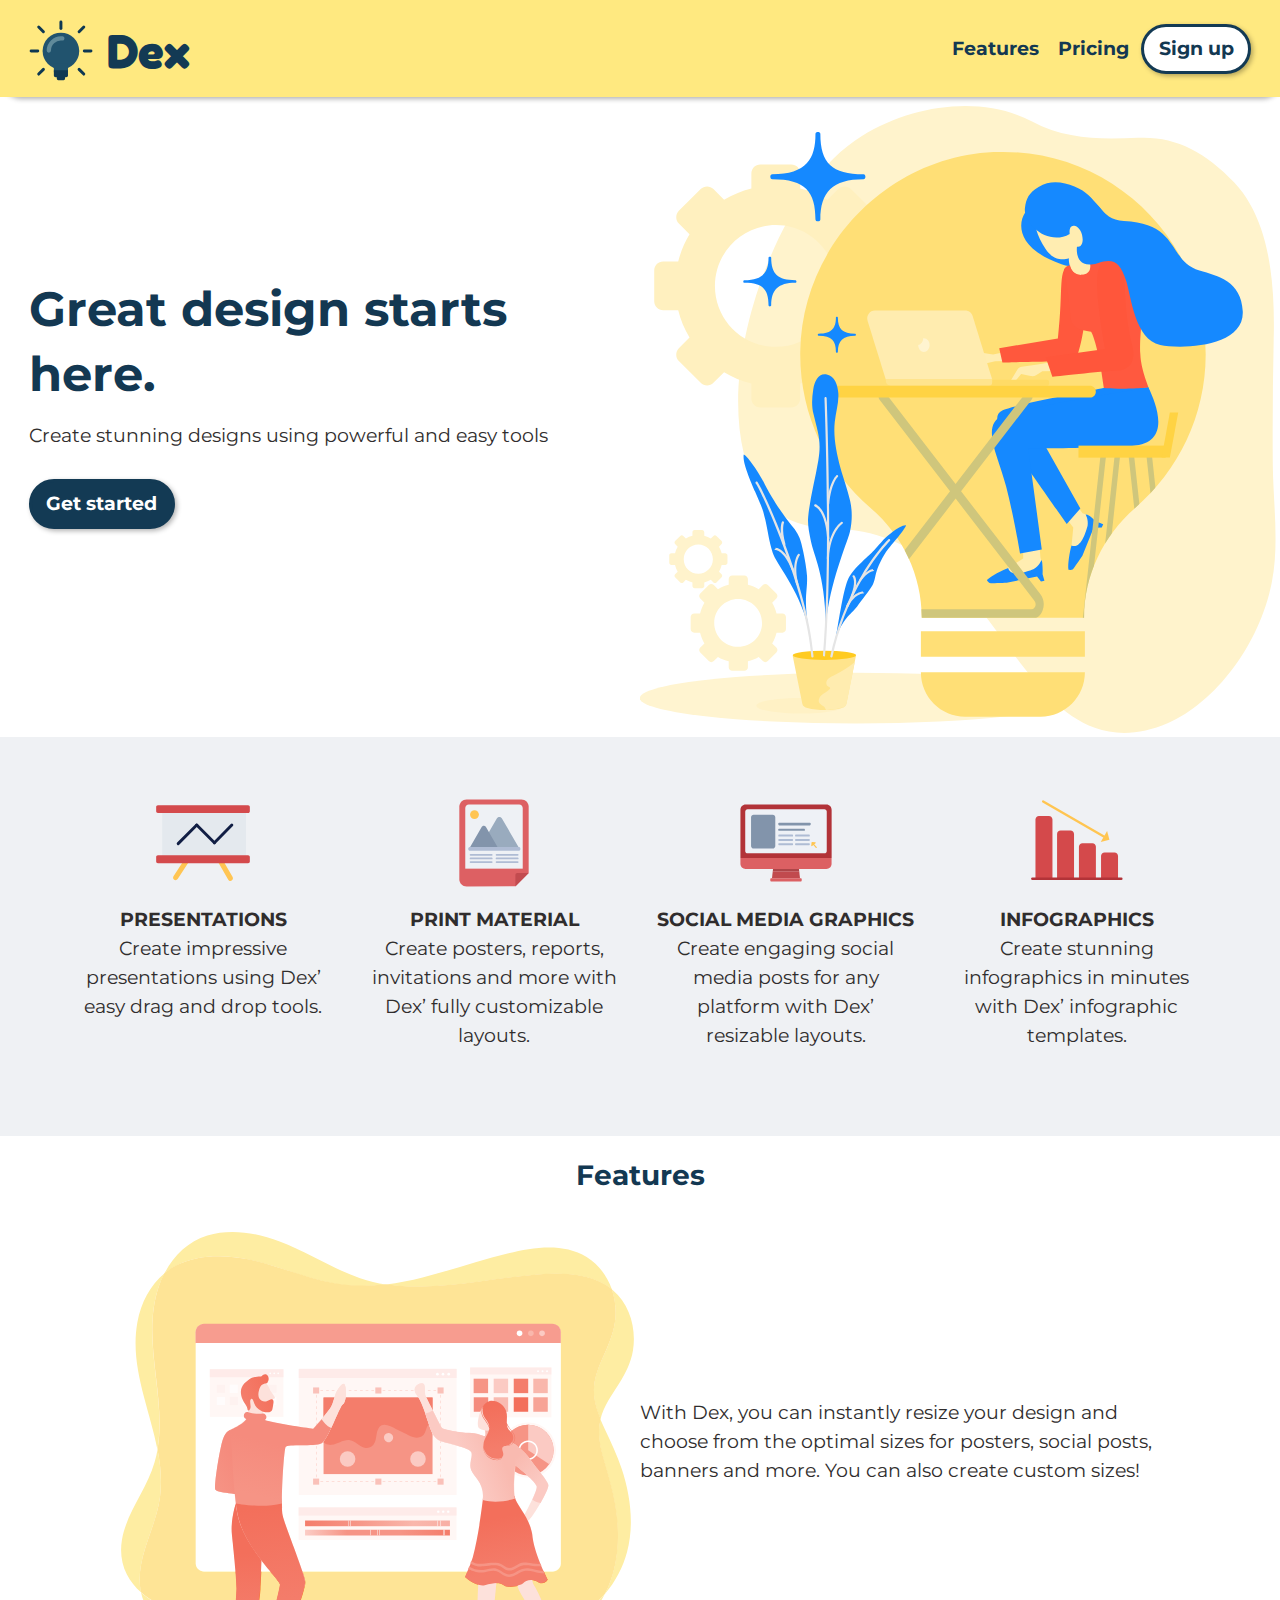
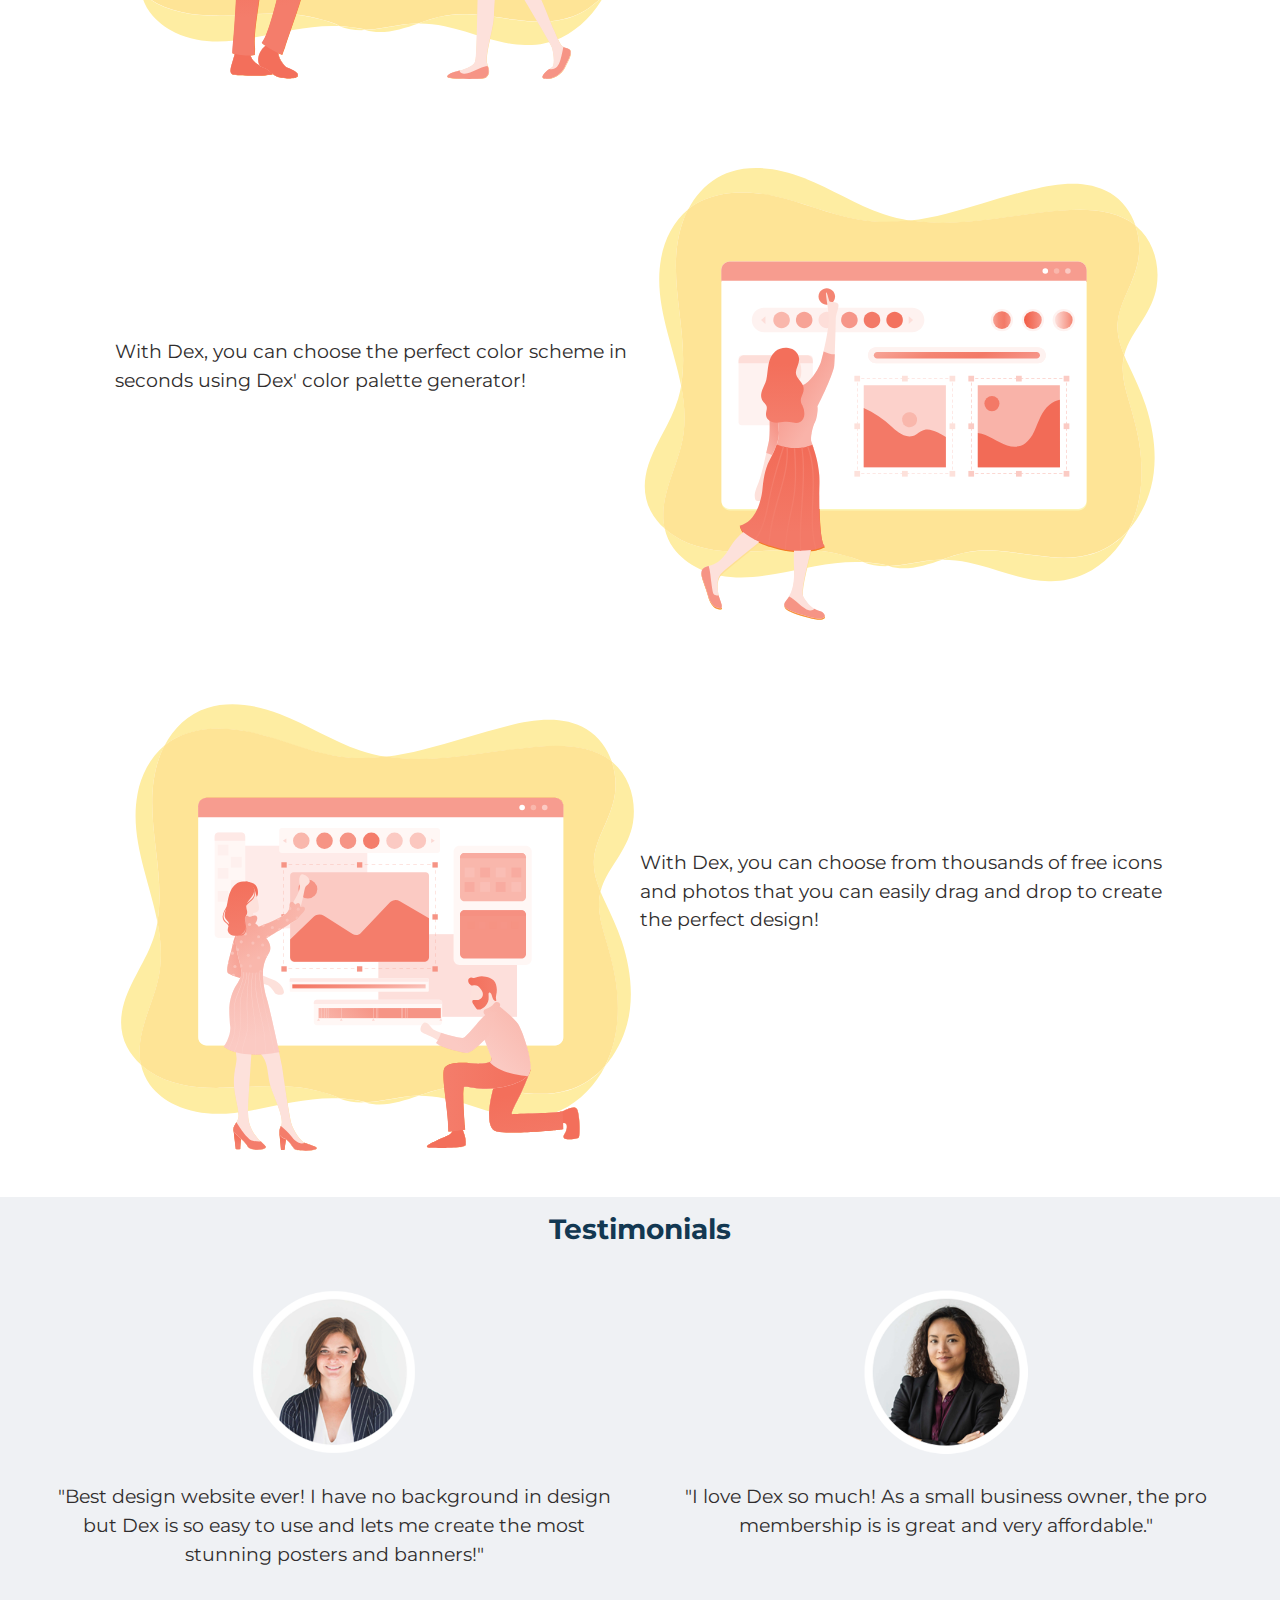
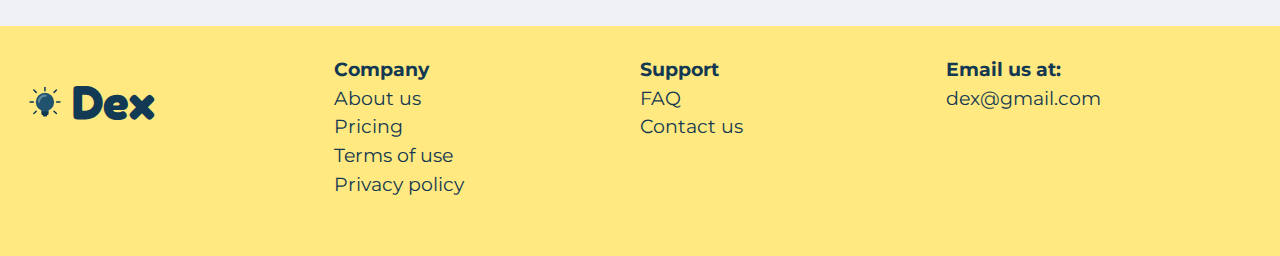
<file: index.html>
<!DOCTYPE html>
<html lang="en-ca">
<head>
  <meta charset="utf-8">
  <title>Design with Dex</title>
  <meta name="viewport" content="width=device-width,initial-scale=1">
  <link href="css/modules.css" rel="stylesheet">
  <link href="css/grid.css" rel="stylesheet">
  <link href="css/type.css" rel="stylesheet">
  <link href="css/main.css" rel="stylesheet">
  <link href="https://fonts.googleapis.com/css?family=Fredoka+One|Montserrat:400,600,700" rel="stylesheet">
</head>
<body>
  <ul class="skip-links">
    <li><a href="#nav"> Jump to navigation</a></li>
    <li><a href="#main"> Jump to main content</a></li>
  </ul>

  <header class="header" role="banner">
    <div class="grid grid-middle gutter bgcolor">
      <h1 class="logo push-0 unit xs-1 s-1 m-1-2 l-1-2 pad-t-1-2 pad-b-1-2">
        <i class="icon i-64"><img src="images/main-icon.svg" alt="" role="presentation"></i>
        <a class="icon-link" href="index.html"><span class="name exa icon-label text-left">Dex </span></a>
      </h1>
      <nav role="navigation" id="nav" class="nav unit xs-1 s-1 m-1-2 l-1-2 pad-t-1-2 pad-b-1-2">
        <ul class="bold list-group-inline kilo push-0">
          <li><a class="ib gutter-1-4" href="pricing.html"><span>Features</span></a></li>
          <li><a class="ib gutter-1-4" href="tour.html"><span>Pricing</span></a></li>
          <li> <a class="btn btn-ghost" href="sign-up.html">Sign up</a></li>
        </ul>
      </nav>
    </div>
  </header>

  <main role="main" id="main">
    <section>
      <div class="grid center-contents">
        <div class="unit xs-1 s-1 m-1-2 l-1-2 unit-push-m-1-2 unit-push-l-1-2 unit-push-xl-1-2">
          <img class="img-flex" src="images/home-banner-pic.svg" alt="" role="presentation">
        </div>

        <div class="unit xs-1 s-1 m-1-2 l-1-2 unit-pull-m-1-2 unit-pull-l-1-2 unit-push-xl-1-2 banner-content gutter">
          <h2 class="exa push-1-2">Great design starts here.</h2>
          <p>Create stunning designs using powerful and easy tools</p>
          <a class="bold btn push" href="#">Get started</a>
        </div>

      </div>

      <article>
        <div class="gutter-2 center-flow pad-b-2 gutter grid graybg">

          <div class="gutter-1-2 pad-t-2 unit xs-1 s-1 m-1-2 l-1-4 xl-1-4">
            <i> <img class="img-flex i-96 push-1-2 center-block" src="images/home-list-icon1.svg" alt="Icon for presentations"> </i>
            <span class="text-upper bold"> presentations</span>
            <p class="kilo">Create impressive presentations using Dex’ easy drag and drop tools.</p>
          </div>

          <div class="gutter-1-2 pad-t-2 unit xs-1 s-1 m-1-2 l-1-4 xl-1-4">
            <i> <img class="img-flex i-96 push-1-2 center-block" src="images/home-list-icon2.svg" alt="Icon for print material"> </i>
            <span class="text-upper bold"> print material</span>
            <p class="kilo">Create posters, reports, invitations and more with Dex’ fully customizable layouts.</p>
          </div>

          <div class="gutter-1-2 pad-t-2 unit xs-1 s-1 m-1-2 l-1-4 xl-1-4">
            <i> <img class="img-flex i-96 push-1-2 center-block" src="images/home-list-icon3.svg" alt="Icon for Social media graphics"> </i>
            <span class="text-upper bold"> social media graphics</span>
            <p class="kilo">Create engaging social media posts for any platform with Dex’ resizable layouts.</p>
          </div>

          <div class="gutter-1-2 pad-t-2 unit xs-1 s-1 m-1-2 l-1-4 xl-1-4">
            <i> <img class="img-flex i-96 push-1-2 center-block" src="images/home-list-icon4.svg" alt="Icon for infographics"> </i>
            <span class="text-upper bold"> infographics</span>
            <p class="kilo">Create stunning infographics in minutes with Dex’ infographic templates.</p>
          </div>
        </div>
      </article>

      <article class="gutter-2">
        <div class="pad-t-3-4 center-content">
          <h3 class="giga push-0"> Features </h3>
        </div>

        <div class="grid gutter-2 center-content-horizontal">
          <div class="unit xs-1 s-1 m-1-2 l-1-2">
            <div class="embed embed--1by1">
              <img class="img-flex embed-item" src="images/features-list-1.svg" role="presentation" alt="">
            </div>
          </div>
          <div class="unit xs-1 s-1 m-1-2 l-1-2">
            <p> With Dex, you can instantly resize your design and choose from the optimal sizes for posters, social posts, banners and more. You can also create custom sizes!</p>
          </div>
        </div>

        <div class="grid gutter-2 center-content-horizontal">
          <div class="unit xs-1 s-1 m-1-2 l-1-2 unit-push-m-1-2 unit-push-l-1-2 unit-push-xl-1-2">
            <div class="embed embed--1by1">
              <img class="img-flex embed-item" src="images/features-list-2.svg" alt="" role="presentation">
            </div>
          </div>
          <div class="unit xs-1 s-1 m-1-2 l-1-2 unit-pull-m-1-2 unit-pull-l-1-2 unit-push-xl-1-2">
            <p> With Dex, you can choose the perfect color scheme in seconds using Dex' color palette generator!</p>
          </div>
        </div>

        <div class="push grid gutter-2 center-content-horizontal">
          <div class="unit xs-1 s-1 m-1-2 l-1-2">
            <div class="embed embed--1by1">
              <img class="img-flex embed-item" src="images/features-list-3.svg" alt="" role="presentation">
            </div>
          </div>
          <div class="unit xs-1 s-1 m-1-2 l-1-2">
            <p> With Dex, you can choose from thousands of free icons and photos that you can easily drag and drop to create the perfect design!</p>
          </div>
        </div>
      </article>

      <article>
        <div class="center-content graybg">
          <h3 class=" pad-t-1-2 push-0 giga"> Testimonials </h3>
        </div>

        <div class="pad-b grid gutter graybg">
          <div class="gutter pad-t unit xs-1 s-1 m-1 l-1-2 xl-1-2">
            <i> <img class="img-flex i-192 push-1-2 center-block" src="images/testimonial1.png" alt="Picture of person for testimonials"> </i>
            <p class="kilo text-center">"Best design website ever! I have no background in design but Dex is so easy to use and lets me create the most stunning posters and banners!"</p>
          </div>
          <div class="gutter pad-t unit xs-1 s-1 m-1 l-1-2 xl-1-2">
            <i> <img class="img-flex i-192 push-1-2 center-block" src="images/testimonial2.png" alt="Picture of person for testimonials"> </i>
            <p class="kilo text-center">"I love Dex so much! As a small business owner, the pro membership is is great and very affordable."</p>
          </div>
        </div>
      </article>
    </section>
  </main>

  <footer role="contentinfo" class="gutter pad-t pad-b bgcolor">
    <div class="grid">
      <h2 class="push-0 unit xs-1 s-1 m-1-4 l-1-4 pad-t-1-2 pad-b-1-2">
        <i class="icon i-32"><img src="images/main-icon.svg" alt="" role="presentation"></i>
        <a class="icon-link" href="index.html"><span class="name exa icon-label text-left">Dex </span></a>
      </h2>

      <div class="unit xs-1 s-1 m-1-4 l-1-4 xl-1-4">
        <h3 class="kilo push-0"> Company</h3>
        <ul class="list-group">
          <li><a href="#"> About us</a></li>
          <li><a href="#"> Pricing</a></li>
          <li><a href="#"> Terms of use</a></li>
          <li><a href="#"> Privacy policy</a></li>
        </ul>
      </div>
      <div class="unit xs-1 s-1 m-1-4 l-1-4 xl-1-4">
        <h3 class="kilo push-0"> Support</h3>
        <ul class="list-group">
          <li><a href="#"> FAQ</a></li>
          <li><a href="#"> Contact us</a></li>
        </ul>
      </div>
      <div class="unit xs-1 s-1 m-1-4 l-1-4 xl-1-4">
        <h3 class="kilo push-0"> Email us at:</h3>
        <a href="#"> dex@gmail.com</a>
      </div>
    </div>
  </footer>

</body>
</html>
</file>
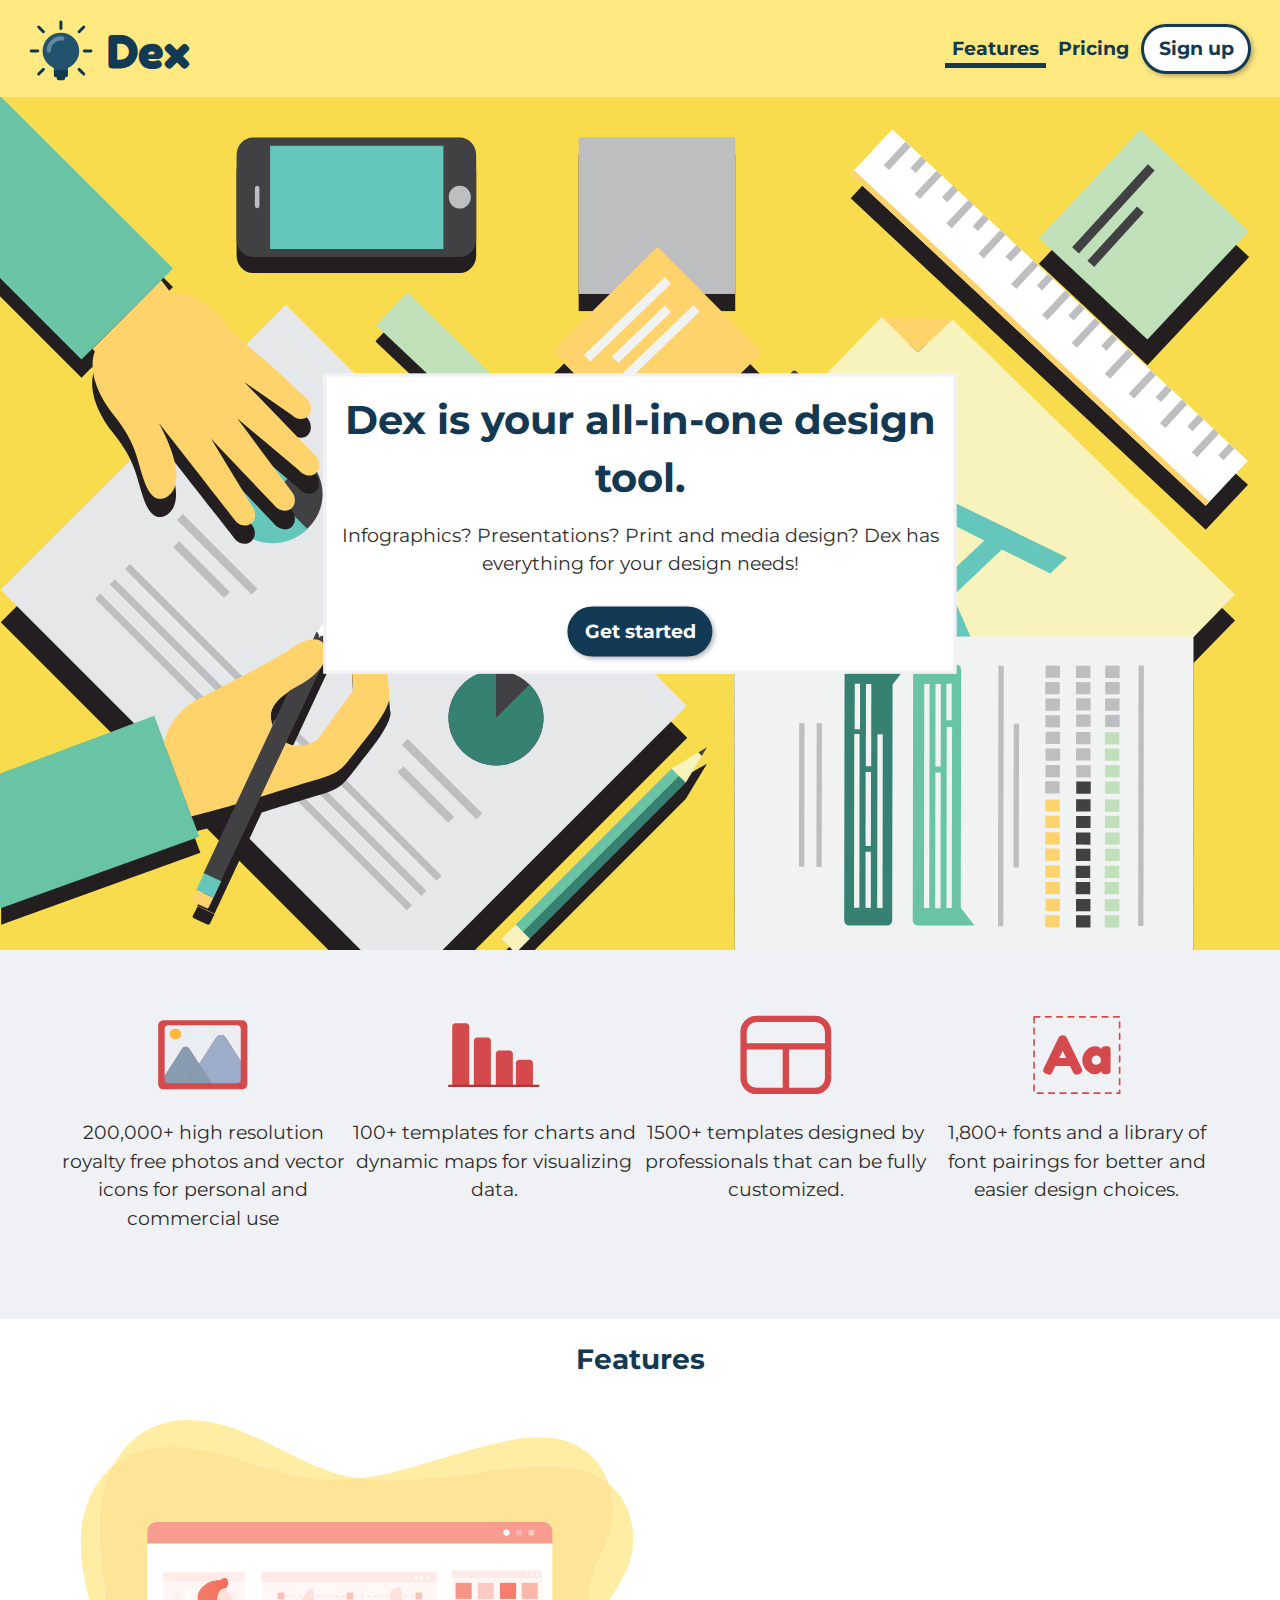
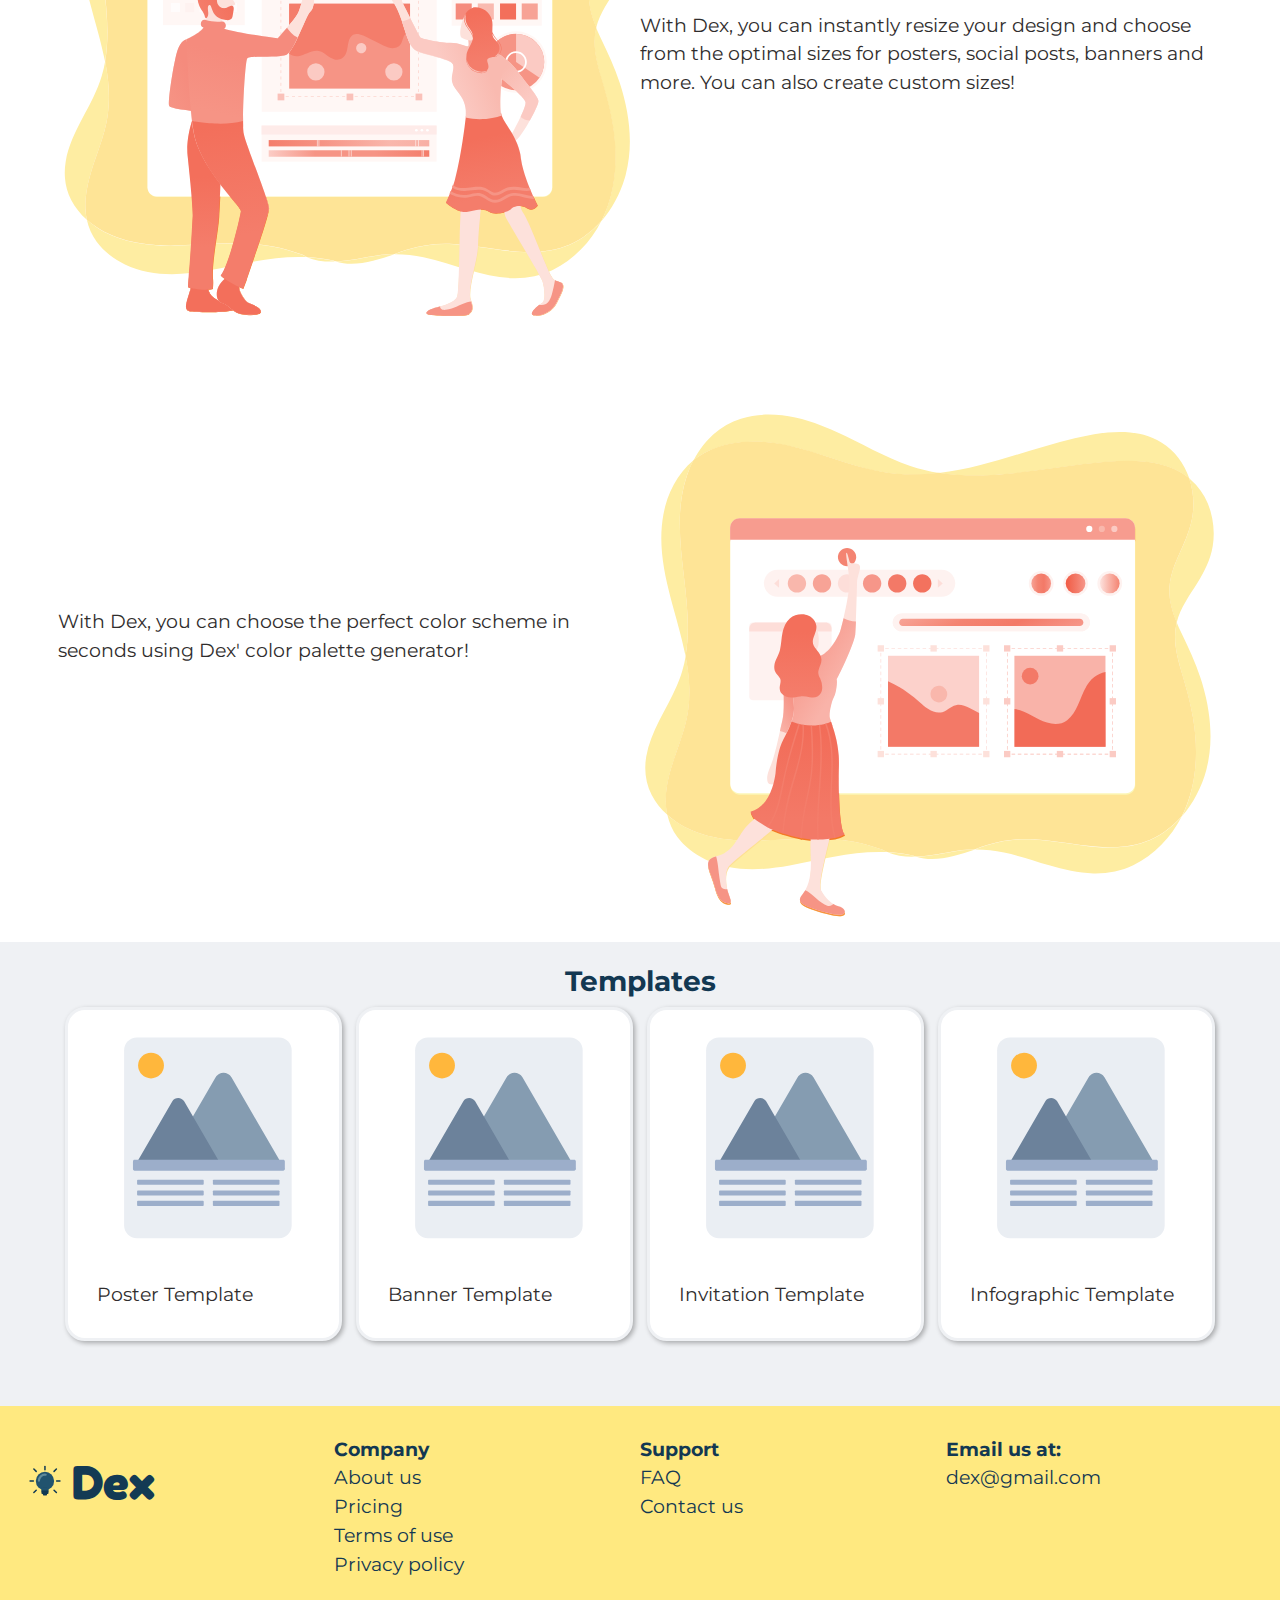
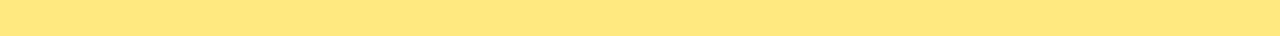
<file: pricing.html>
<!DOCTYPE html>
<html lang="en-ca">
<head>
  <meta charset="utf-8">
  <title>Dex Features</title>
  <meta name="viewport" content="width=device-width,initial-scale=1">
  <link href="css/modules.css" rel="stylesheet">
  <link href="css/grid.css" rel="stylesheet">
  <link href="css/type.css" rel="stylesheet">
  <link href="css/main.css" rel="stylesheet">
  <link href="https://fonts.googleapis.com/css?family=Fredoka+One|Montserrat:400,600,700" rel="stylesheet">
</head>
<body>
  <ul class="skip-links">
    <li><a href="#nav"> Jump to navigation</a></li>
    <li><a href="#main"> Jump to main content</a></li>
  </ul>

  <header class="header" role="banner">
    <div class="grid grid-middle gutter bgcolor">
      <h1 class="logo push-0 unit xs-1 s-1 m-1-2 l-1-2 pad-t-1-2 pad-b-1-2">
        <i class="icon i-64"><img src="images/main-icon.svg" alt="" role="presentation"></i>
        <a class="icon-link" href="index.html"><span class="name exa icon-label text-left">Dex </span></a>
      </h1>
      <nav role="navigation" id="nav" class="nav unit xs-1 s-1 m-1-2 l-1-2 pad-t-1-2 pad-b-1-2">
        <ul class="bold list-group-inline kilo push-0">
          <li><a class="ib gutter-1-4 current" href="pricing.html"><span>Features</span></a></li>
          <li><a class="ib gutter-1-4" href="tour.html"><span>Pricing</span></a></li>
          <li> <a class="btn btn-ghost" href="sign-up.html">Sign up</a></li>
        </ul>
      </nav>
    </div>
  </header>

  <main role="main" id="main">
    <section>
      <div class="banner embed embed-3by2">
        <img class="embed-item" src="images/signup-banner-pic.svg" alt="" role="presentation">
        <div class="banner-content pin-c w-1 max-length gutter text-center">
          <div class="whitebg pad-t-1-2 pad-b-1-2">
            <h2 class="push-1-2">Dex is your all-in-one design tool.</h2>
            <p>Infographics? Presentations? Print and media design? Dex has everything for your design needs!</p>
            <a class="bold btn" href="#">Get started</a>
          </div>
        </div>
      </div>

      <article>
        <div class="gutter-2 center-flow pad-b-2 gutter grid graybg">

          <div class="pad-t-2 unit xs-1 s-1 m-1-2 l-1-4 xl-1-4">
            <i> <img class="img-flex i-96 push-1-2 center-block" src="images/features-list-icon1.svg" alt="Icon for photos"> </i>
            <p class="kilo">200,000+ high resolution royalty free photos and vector icons for personal and commercial use</p>
          </div>

          <div class="pad-t-2 unit xs-1 s-1 m-1-2 l-1-4 xl-1-4">
            <i> <img class="img-flex i-96 push-1-2 center-block" src="images/features-list-icon2.svg" alt="Icon for charts"> </i>
            <p class="kilo">100+ templates for charts and dynamic maps for visualizing data.</p>
          </div>
          <div class="pad-t-2 unit xs-1 s-1 m-1-2 l-1-4 xl-1-4">
            <i> <img class="img-flex i-96 push-1-2 center-block" src="images/features-list-icon3.svg" alt="Icon for templates"> </i>
            <p class="kilo">1500+ templates designed by professionals that can be fully customized. </p>
          </div>
          <div class="pad-t-2 unit xs-1 s-1 m-1-2 l-1-4 xl-1-4">
            <i> <img class="img-flex i-96 push-1-2 center-block" src="images/features-list-icon4.svg" alt="Icon for fonts"> </i>
            <p class="kilo"> 1,800+ fonts and a library of font pairings for better and easier design choices.</p>
          </div>
        </div>
      </article>

      <article>
        <div class="pad-t-3-4 center-content">
          <h3 class="giga push-0"> Features </h3>
        </div>

        <div class="grid gutter-2 center-content-horizontal">
          <div class="unit xs-1 s-1 m-1-2 l-1-2">
            <img class="img-flex" src="images/features-list-1.svg" alt="" role="presentation">
          </div>
          <div class="unit xs-1 s-1 m-1-2 l-1-2">
            <p> With Dex, you can instantly resize your design and choose from the optimal sizes for posters, social posts, banners and more. You can also create custom sizes!</p>
          </div>
        </div>

        <div class="grid gutter-2 center-content-horizontal">
          <div class="unit xs-1 s-1 m-1-2 l-1-2 unit-push-m-1-2 unit-push-l-1-2 unit-push-xl-1-2">
            <img class="img-flex" src="images/features-list-2.svg" alt="" role="presentation">
          </div>
          <div class="unit xs-1 s-1 m-1-2 l-1-2 unit-pull-m-1-2 unit-pull-l-1-2 unit-push-xl-1-2">
            <p> With Dex, you can choose the perfect color scheme in seconds using Dex' color palette generator!</p>
          </div>
        </div>
      </article>

      <article>
        <div class="pad-t-3-4 center-content graybg">
          <h3 class="giga push-0"> Templates </h3>
        </div>

        <ul class="list-group grid-stretch pad-b-2 grid gutter-2 graybg">

          <li class="unit xs-1 s-1 m-1-2 l-1-4 xl-1-4 w-1-2 island-1-4 unit-content-distribute">
            <div class="card">
              <img class="img-flex" src="images/templates.svg" alt="Image of a poster template">
              <p class="gutter"> Poster Template </p>
            </div>
          </li>

          <li class="unit xs-1 s-1 m-1-2 l-1-4 xl-1-4 w-1-2 island-1-4 unit-content-distribute">
            <div class="card">
              <img class="img-flex" src="images/templates.svg" alt="Image of a poster template">
              <p class="gutter"> Banner Template </p>
            </div>
          </li>

          <li class="unit xs-1 s-1 m-1-2 l-1-4 xl-1-4 w-1-2 island-1-4 unit-content-distribute">
            <div class="card">
              <img class="img-flex" src="images/templates.svg" alt="Image of a poster template">
              <p class="gutter"> Invitation Template </p>
            </div>
          </li>

          <li class="unit xs-1 s-1 m-1-2 l-1-4 xl-1-4 w-1-2 island-1-4 unit-content-distribute">
            <div class="card">
              <img class="img-flex" src="images/templates.svg" alt="Image of a poster template">
              <p class="gutter"> Infographic Template </p>
            </div>
          </li>

        </ul>
      </article>
    </section>
  </main>

  <footer role="contentinfo" class="gutter pad-t pad-b bgcolor">
    <div class="grid">
      <h2 class="push-0 unit xs-1 s-1 m-1-4 l-1-4 pad-t-1-2 pad-b-1-2">
        <i class="icon i-32"><img src="images/main-icon.svg" alt="" role="presentation"></i>
        <a class="icon-link" href="index.html"><span class="name exa icon-label text-left">Dex </span></a>
      </h2>

      <div class="unit xs-1 s-1 m-1-4 l-1-4 xl-1-4">
        <h3 class="kilo push-0"> Company</h3>
        <ul class="list-group">
          <li><a href="#"> About us</a></li>
          <li><a href="#"> Pricing</a></li>
          <li><a href="#"> Terms of use</a></li>
          <li><a href="#"> Privacy policy</a></li>
        </ul>
      </div>
      <div class="unit xs-1 s-1 m-1-4 l-1-4 xl-1-4">
        <h3 class="kilo push-0"> Support</h3>
        <ul class="list-group">
          <li><a href="#"> FAQ</a></li>
          <li><a href="#"> Contact us</a></li>
        </ul>
      </div>
      <div class="unit xs-1 s-1 m-1-4 l-1-4 xl-1-4">
        <h3 class="kilo push-0"> Email us at:</h3>
        <a href="#"> dex@gmail.com</a>
      </div>
    </div>
  </footer>

</body>
</html>
</file>
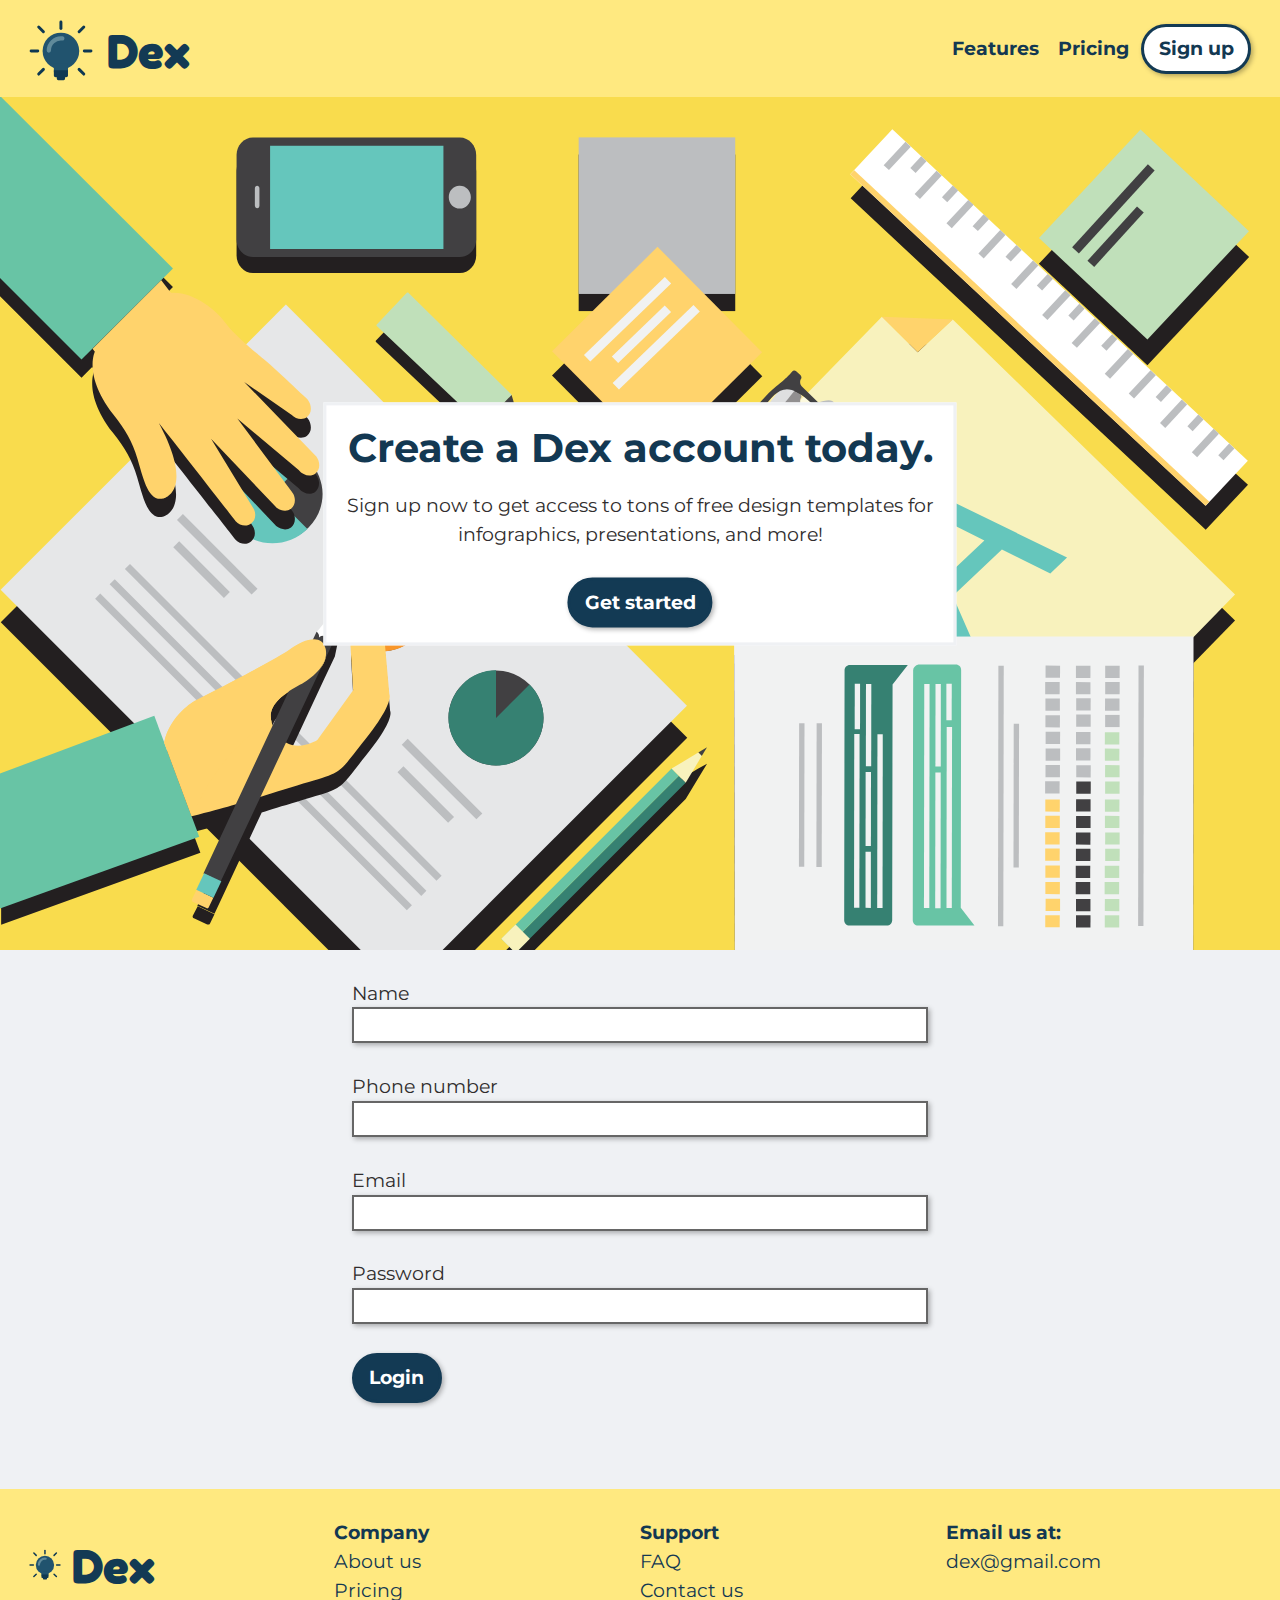
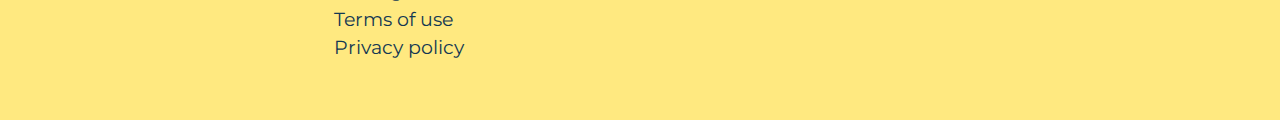
<file: sign-up.html>
<!DOCTYPE html>
<html lang="en-ca">
<head>
  <meta charset="utf-8">
  <title>Login to Dex</title>
  <meta name="viewport" content="width=device-width,initial-scale=1">
  <link href="css/modules.css" rel="stylesheet">
  <link href="css/grid.css" rel="stylesheet">
  <link href="css/type.css" rel="stylesheet">
  <link href="css/main.css" rel="stylesheet">
  <link href="https://fonts.googleapis.com/css?family=Fredoka+One|Montserrat:400,600,700" rel="stylesheet">
</head>
<body>

  <ul class="skip-links">
    <li><a href="#nav"> Jump to navigation</a></li>
    <li><a href="#main"> Jump to main content</a></li>
  </ul>

  <header class="header" role="banner">
    <div class="grid grid-middle gutter bgcolor">
      <h1 class="logo push-0 unit xs-1 s-1 m-1-2 l-1-2 pad-t-1-2 pad-b-1-2">
        <i class="icon i-64"><img src="images/main-icon.svg" alt="" role="presentation"></i>
        <a class="icon-link" href="index.html"><span class="name exa icon-label text-left">Dex </span></a>
      </h1>
      <nav role="navigation" id="nav" class="nav unit xs-1 s-1 m-1-2 l-1-2 pad-t-1-2 pad-b-1-2">
        <ul class=" bold list-group-inline kilo push-0">
          <li><a class="ib gutter-1-4" href="pricing.html"><span>Features</span></a></li>
          <li><a class="ib gutter-1-4" href="tour.html"><span>Pricing</span></a></li>
          <li> <a class="btn btn-ghost" href="sign-up.html">Sign up</a></li>
        </ul>
      </nav>
    </div>
  </header>
  <main role="main" id="main">
    <section>
      <div class="banner embed embed-3by2">
        <img class="embed-item" src="images/signup-banner-pic.svg" alt="" role="presentation">
        <div class="banner-content pin-c w-1 max-length gutter text-center">
          <div class="whitebg pad-t-1-2 pad-b-1-2">
            <h2 class="push-1-2">Create a Dex account today.</h2>
            <p>Sign up now to get access to tons of free design templates for infographics, presentations, and more!</p>
            <a class="bold btn" href="#">Get started</a>
          </div>
        </div>
      </div>
    </section>

    <article class="graybg pad-t pad-b">
      <div class="gutter-2">
        <form method="POST" action="https://formspree.io/" class="max-length gutter-2">
          <div class="push">
            <label for="name"> Name</label>
            <input id="name" name="name" required>
          </div>
          <div class="push">
            <label for="number"> Phone number</label>
            <input id="tel" type="tel" name="phone-number"required>
          </div>
          <div class="push">
            <label for="email"> Email</label>
            <input id="email" type="email" name="email" required>
          </div>
          <div class="push">
            <label for="password"> Password </label>
            <input id="password" type="password" name="password" required>
          </div>
          <div class="push-2">
            <button class="bold btn" type="submit">Login</button>
          </div>
        </form>
      </div>
    </article>
  </main>

  <footer role="contentinfo" class="gutter pad-t pad-b bgcolor">
    <div class="grid">
      <h2 class="push-0 unit xs-1 s-1 m-1-4 l-1-4 pad-t-1-2 pad-b-1-2">
        <i class="icon i-32"><img src="images/main-icon.svg" alt="" role="presentation"></i>
        <a class="icon-link" href="index.html"><span class="name exa icon-label text-left">Dex </span></a>
      </h2>

      <div class="unit xs-1 s-1 m-1-4 l-1-4 xl-1-4">
        <h3 class="kilo push-0"> Company</h3>
        <ul class="list-group">
          <li><a href="#"> About us</a></li>
          <li><a href="#"> Pricing</a></li>
          <li><a href="#"> Terms of use</a></li>
          <li><a href="#"> Privacy policy</a></li>
        </ul>
      </div>
      <div class="unit xs-1 s-1 m-1-4 l-1-4 xl-1-4">
        <h3 class="kilo push-0"> Support</h3>
        <ul class="list-group">
          <li><a href="#"> FAQ</a></li>
          <li><a href="#"> Contact us</a></li>
        </ul>
      </div>
      <div class="unit xs-1 s-1 m-1-4 l-1-4 xl-1-4">
        <h3 class="kilo push-0"> Email us at:</h3>
        <a href="#"> dex@gmail.com</a>
      </div>
    </div>
  </footer>

</body>
</html>
</file>
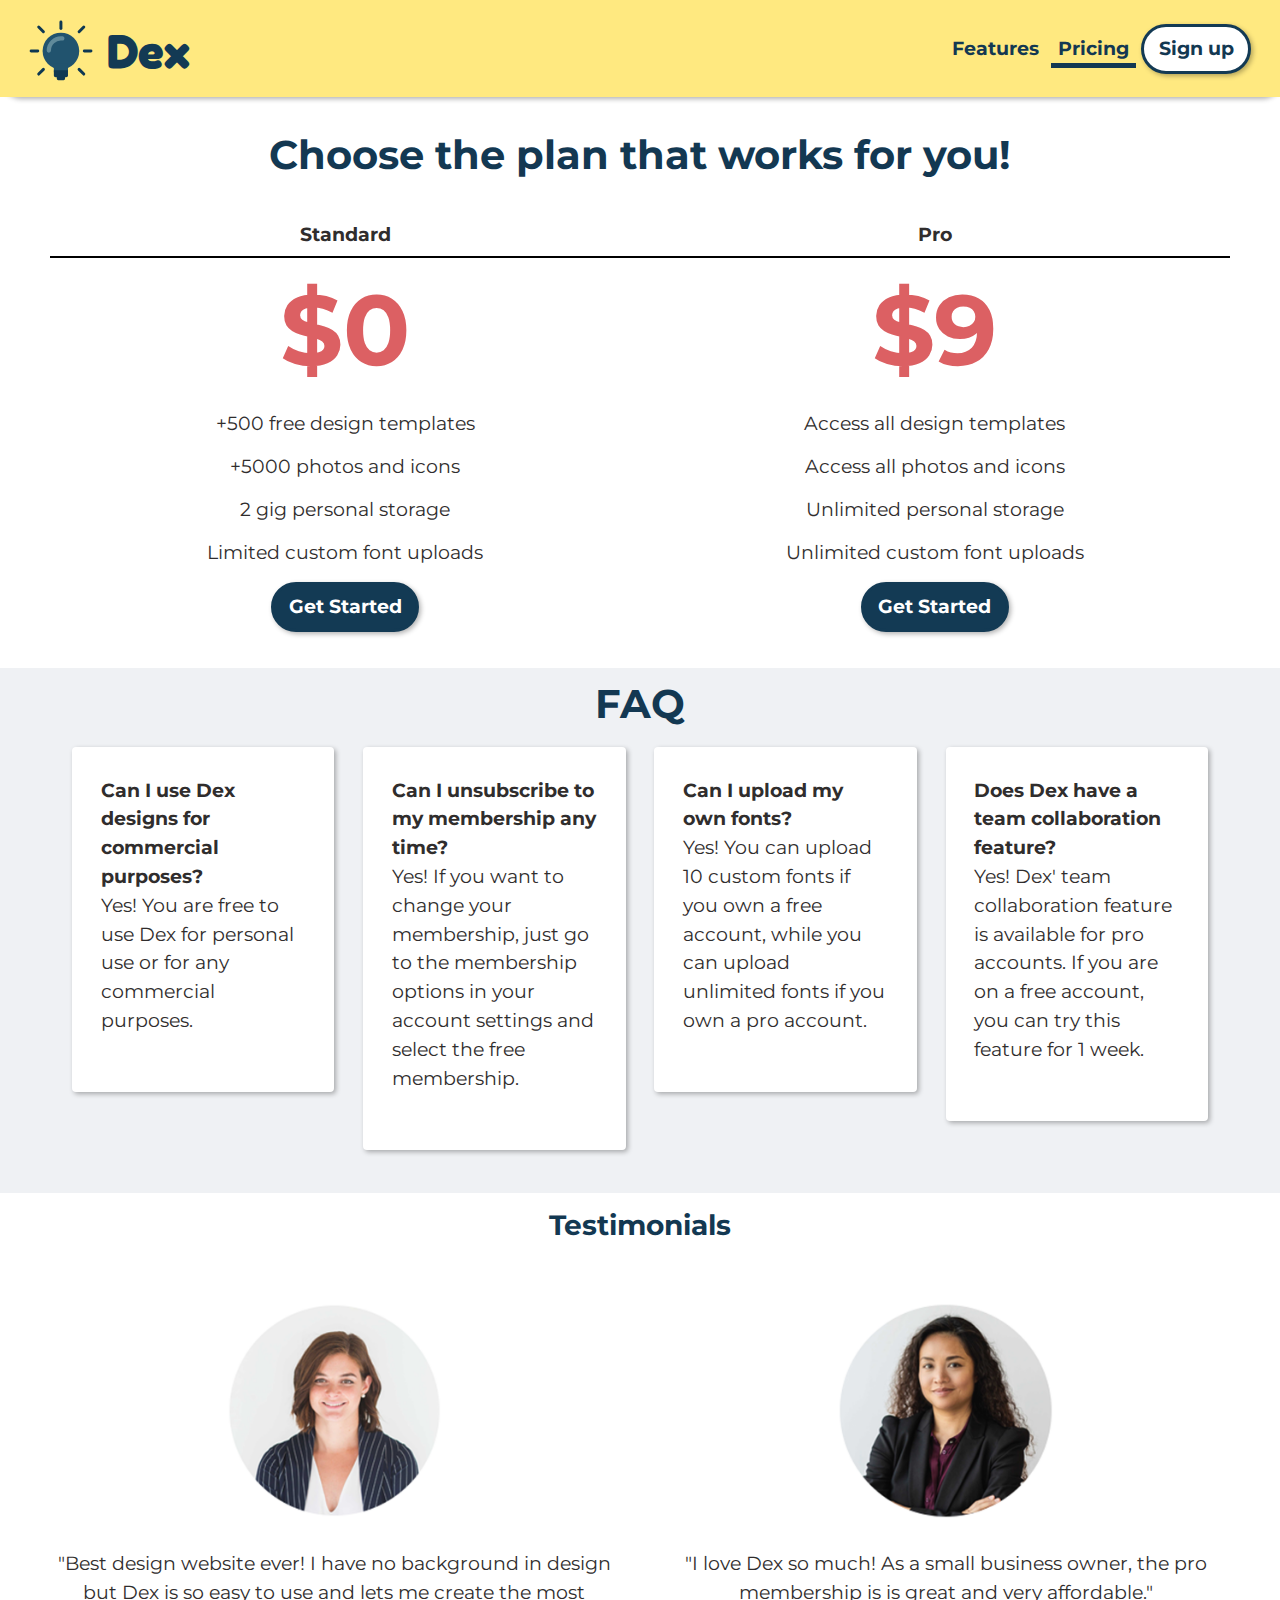
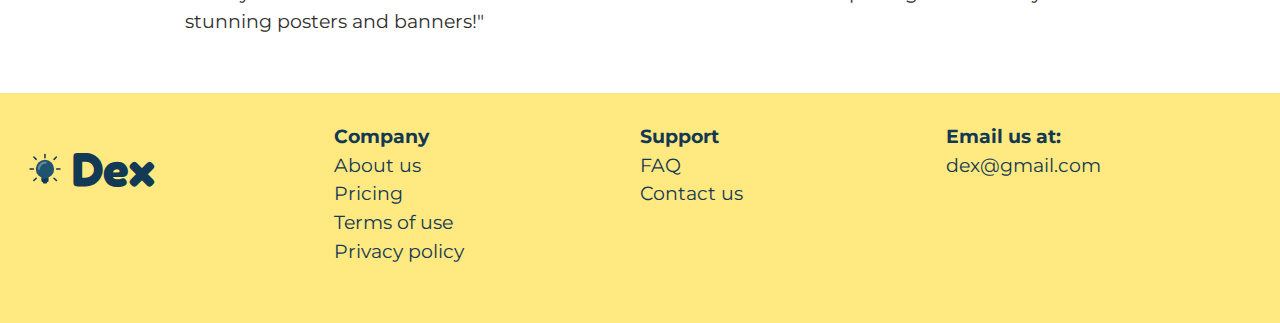
<file: tour.html>
<!DOCTYPE html>
<html lang="en-ca">
<head>
  <meta charset="utf-8">
  <title>Dex Pricing</title>
  <meta name="viewport" content="width=device-width,initial-scale=1">
  <link href="css/modules.css" rel="stylesheet">
  <link href="css/grid.css" rel="stylesheet">
  <link href="css/type.css" rel="stylesheet">
  <link href="css/main.css" rel="stylesheet">
  <link href="https://fonts.googleapis.com/css?family=Fredoka+One|Montserrat:400,600,700" rel="stylesheet">
</head>
<body>
  <ul class="skip-links">
    <li><a href="#nav"> Jump to navigation</a></li>
    <li><a href="#main"> Jump to main content</a></li>
  </ul>

  <header class="header" role="banner">
    <div class="grid grid-middle gutter bgcolor">
      <h1 class="logo push-0 unit xs-1 s-1 m-1-2 l-1-2 pad-t-1-2 pad-b-1-2">
        <i class="icon i-64"><img src="images/main-icon.svg" alt="" role="presentation"></i>
        <a class="icon-link" href="index.html"><span class="name exa icon-label text-left">Dex </span></a>
      </h1>
      <nav role="navigation" id="nav" class="nav unit xs-1 s-1 m-1-2 l-1-2 pad-t-1-2 pad-b-1-2">
        <ul class="bold list-group-inline kilo push-0">
          <li><a class="ib gutter-1-4" href="pricing.html"><span>Features</span></a></li>
          <li><a class="ib gutter-1-4 current" href="tour.html"><span>Pricing</span></a></li>
          <li> <a class="btn btn-ghost" href="sign-up.html">Sign up</a></li>
        </ul>
      </nav>
    </div>
  </header>

  <main role="main" id="main">
    <section class="gutter-2">
      <div class="center-flow">
        <h2 class="pad-t"> Choose the plan that works for you! </h2>
      </div>

      <div class="grid">

        <div class="unit xs-1 s-1 unit-m-hidden unit-l-hidden push unit-xl-hidden faq center-flow">
          <p class="bold pad-t-1-2"> Standard</p>
          <p class="tena bold price"> $0</p>
          <p> +500 free design templates</p>
          <p> +5000 photos and icons</p>
          <p> 2 gig personal storage</p>
          <p> Limited custom font uploads</p>
        </div>

        <div class="unit xs-1 s-1 unit-m-hidden unit-l-hidden push unit-xl-hidden faq center-flow">
          <p class="bold pad-t-1-2"> Pro</p>
          <p class="tena bold price"> $9</p>
          <p> Access all design templates</p>
          <p> Access all photos and icons</p>
          <p> Unlimited personal storage</p>
          <p> Unlimited custom font uploads</p>
        </div>

        <div class="unit unit-xs-hidden unit-s-hidden m-1 l-1 xl-1">
          <table>
            <caption class="visually-hidden"> A feature comparison table between the standard and pro membership of Dex</caption>
            <thead>
              <tr>
                <th scope="col" class="center-flow">Standard</th>
                <th scope="col" class="center-flow">Pro</th>
              </tr>
            </thead>
            <tbody>
              <tr>
                <td class="price tena bold center-flow"> $0</td>
                <td class="price tena bold center-flow"> $9</td>
              </tr>
              <tr>
                <td class="center-flow"> +500 free design templates</td>
                <td class="center-flow"> Access all design templates</td>
              </tr>
              <tr>
                <td class="center-flow"> +5000 photos and icons</td>
                <td class="center-flow"> Access all photos and icons</td>
              </tr>
              <tr>
                <td class="center-flow"> 2 gig personal storage</td>
                <td class="center-flow"> Unlimited personal storage</td>
              </tr>
              <tr>
                <td class="center-flow"> Limited custom font uploads</td>
                <td class="center-flow"> Unlimited custom font uploads</td>
              </tr>
              <tr>
                <td class="center-flow"> <a class="bold btn" href="sign-up.html">Get Started</a></td>
                <td class="center-flow"> <a class="bold btn" href="sign-up.html">Get Started</a></td>
              </tr>
            </tbody>
          </table>
        </div>

      </div>

    </section>

    <article class="graybg">
      <div class="center-flow">
        <h2 class="pad-t-1-4 push-0 bold">FAQ</h2>
      </div>

      <div class="pad-b grid gutter-2">
        <div class="pad-b unit xs-1 s-1 m-1-2 l-1-4 xl-1-4 island-1-2">
          <div class="faq island">
            <span class="bold">Can I use Dex designs for commercial purposes?</span>
            <p> Yes! You are free to use Dex for personal use or for any commercial purposes. </p>
          </div>
        </div>

        <div class="pad-b unit xs-1 s-1 m-1-2 l-1-4 xl-1-4 island-1-2">
          <div class="faq island">
            <span class="bold">Can I unsubscribe to my membership any time?</span>
            <p> Yes! If you want to change your membership, just go to the membership options in your account settings and select the free membership. </p>
          </div>
        </div>

        <div class="pad-b unit xs-1 s-1 m-1-2 l-1-4 xl-1-4 island-1-2">
          <div class="faq island">
            <span class="bold">Can I upload my own fonts?</span>
            <p> Yes! You can upload 10 custom fonts if you own a free account, while you can upload unlimited fonts if you own a pro account.</p>
          </div>
        </div>

        <div class="pad-b unit xs-1 s-1 m-1-2 l-1-4 xl-1-4 island-1-2">
          <div class="faq island">
            <span class="bold">Does Dex have a team collaboration feature? </span>
            <p> Yes! Dex' team collaboration feature is available for pro accounts. If you are on a free account, you can try this feature for 1 week.</p>
          </div>
        </div>
      </div>
    </article>

    <article>
      <div class="center-content">
        <h3 class=" pad-t-1-2 push-0 giga"> Testimonials </h3>
      </div>

      <div class="pad-b grid gutter">
        <div class="gutter pad-t unit xs-1 s-1 m-1 l-1-2 xl-1-2">
          <div class="center-block width-half">
            <div class="embed embed--1by1">
              <div>
                <img class="embed-item img-flex push-1-2 center-block" src="images/testimonial1.png" alt="Picture of testimonial">
              </div>
            </div>
          </div>
          <p class="kilo text-center">"Best design website ever! I have no background in design but Dex is so easy to use and lets me create the most stunning posters and banners!"</p>
        </div>

        <div class="gutter pad-t unit xs-1 s-1 m-1 l-1-2 xl-1-2">
          <div class="center-block width-half">
            <div class="embed embed--1by1">
              <div>
                <img class="embed-item img-flex push-1-2 center-block" src="images/testimonial2.png" alt="Picture of testimonial">
              </div>
            </div>
          </div>
          <p class="kilo text-center">"I love Dex so much! As a small business owner, the pro membership is is great and very affordable."</p>
        </div>

      </div>
    </article>
  </main>

  <footer role="contentinfo" class="gutter pad-t pad-b bgcolor">
    <div class="grid">
      <h2 class="push-0 unit xs-1 s-1 m-1-4 l-1-4 pad-t-1-2 pad-b-1-2">
        <i class="icon i-32"><img src="images/main-icon.svg" alt="" role="presentation"></i>
        <a class="icon-link" href="index.html"><span class="name exa icon-label text-left">Dex </span></a>
      </h2>

      <div class="unit xs-1 s-1 m-1-4 l-1-4 xl-1-4">
        <h3 class="kilo push-0"> Company</h3>
        <ul class="list-group">
          <li><a href="#"> About us</a></li>
          <li><a href="#"> Pricing</a></li>
          <li><a href="#"> Terms of use</a></li>
          <li><a href="#"> Privacy policy</a></li>
        </ul>
      </div>
      <div class="unit xs-1 s-1 m-1-4 l-1-4 xl-1-4">
        <h3 class="kilo push-0"> Support</h3>
        <ul class="list-group">
          <li><a href="#"> FAQ</a></li>
          <li><a href="#"> Contact us</a></li>
        </ul>
      </div>
      <div class="unit xs-1 s-1 m-1-4 l-1-4 xl-1-4">
        <h3 class="kilo push-0"> Email us at:</h3>
        <a href="#"> dex@gmail.com</a>
      </div>
    </div>
  </footer>

</body>
</html>
</file>
<file: css/modules.css>
/*
 * Modulifier || Code released under the UNLICENSE
 * Code under other copyrights & licenses listed below.
 * https://modulifier.web-dev.tools/#responsive;images;list-group;embed;media-object;icons;hidden;positioning;nice-lists;forms;buttons;accessibility;print
 */

@-moz-viewport { width: device-width; scale: 1; }
@-ms-viewport { width: device-width; scale: 1; }
@-o-viewport { width: device-width; scale: 1; }
@-webkit-viewport { width: device-width; scale: 1; }
@viewport { width: device-width; scale: 1; }

html {
  box-sizing: border-box;
  -moz-text-size-adjust: 100%;
  -ms-text-size-adjust: 100%;
  -webkit-text-size-adjust: 100%;
  text-size-adjust: 100%;
}

*, *::before, *::after {
  box-sizing: inherit;
}

body {
  margin: 0;
}

article,
aside,
details,
figcaption,
figure,
footer,
header,
main,
menu,
nav,
section,
summary {
  display: block;
}

audio,
canvas,
progress,
video {
  display: inline-block;
  vertical-align: baseline;
}

template {
  display: none;
}

details {
  cursor: pointer;
}

audio:not([controls]) {
  display: none;
  height: 0;
}

a,
area,
button,
input,
label,
select,
textarea,
[tabindex] {
  -ms-touch-action: manipulation;
  touch-action: manipulation;
}

img {
  border: 0;
}

.img-flex,
.img-flex img {
  display: block;
  width: 100%;
}

svg {
  fill: currentColor;
}

svg:not(:root) {
  overflow: hidden;
}

svg.img-flex {
  width: 100%;
  height: 100%;
}

.image-replacement, .ir {
  overflow: hidden;
  direction: ltr;
  text-align: left;
  text-indent: 100%;
  white-space: nowrap;
}

.list-group, .list-group-inline, .list-group--inline {
  padding-left: 0;
  list-style-type: none;
}

.list-group > dd {
  margin-left: 0;
}

.list-group-inline::before,
.list-group-inline::after,
.list-group--inline::before,
.list-group--inline::after {
  content: "";
  display: table;
}

.list-group-inline::after,
.list-group--inline::after {
  clear: both;
}

.list-group-inline > li,
.list-group--inline > li {
  display: inline-block;
}

.list-group-inline > dt,
.list-group--inline > dt {
  clear: left;
  float: left;
  width: 11em;
}

.list-group-inline > dd,
.list-group--inline > dd {
  float: left;
  min-width: 12em;
}

.embed {
  margin-left: 0;
  margin-right: 0;
  overflow: hidden;
  position: relative;
  width: 100%;
}

.embed-1by1, .embed--1by1 {
  padding-top: 100%; /* Square */
}

.embed-4by3, .embed--4by3 {
  padding-top: 75%; /* Traditional TV/computer screens */
}

.embed-iso216, .embed--iso216 {
  padding-top: 70.92%; /* A-standard paper sizes */
}

.embed-3by2, .embed--3by2 {
  padding-top: 66.6%; /* Classic 35 mm film & most digital photos, landscape */
}

.embed-2by3, .embed--2by3 {
  padding-top: 150%; /* Classic 35 mm film & most digital photos, portrait */
}

.embed-golden, .embed--golden {
  padding-top: 61.8%; /* The Golden Ratio */
}

.embed-16by9, .embed--16by9 {
  padding-top: 56.25%; /* HD TV */
}

.embed-185by100, .embed--185by100 {
  padding-top: 54.05%; /* Common widescreen cinema */
}

.embed-24by10, .embed--24by10 {
  padding-top: 41.667%; /* Widescreen cinema: 2.4:1 */
}

.embed-3by1, .embed--3by1 {
  padding-top: 33.3333%; /* Panorama photos */
}

.embed-4by1, .embed--4by1 {
  padding-top: 25%; /* Polyvision */
}

.embed-5by1, .embed--5by1 {
  padding-top: 20%; /* Really wide... */
}

.embed-item, .embed__item {
  min-height: 100%;
  left: 0;
  position: absolute;
  top: 0;
  width: 100%;
}

.media {
  overflow: hidden;
}

.media-img, .media__img {
  float: left;
}

.media-img-reversed, .media__img--reversed {
  float: right;
}

.media-img-stacked, .media__img--stacked {
  float: none;
}

.media-body, .media__body {
  overflow: hidden;
  min-width: 12em; /* Slightly less than 200px, responsiveness built in */
}

.icon {
  display: inline-block;
  position: relative;
  background: transparent none no-repeat center center;
  background-size: contain;
  vertical-align: middle;
}

.i-16, .i--16 {
  height: 16px;
  width: 16px;
}

.i-18, .i--18 {
  height: 18px;
  width: 18px;
}

.i-20, .i--20 {
  height: 20px;
  width: 20px;
}

.i-24, .i--24 {
  height: 24px;
  width: 24px;
}

.i-32, .i--32 {
  height: 32px;
  width: 32px;
}

.i-48, .i--48 {
  height: 48px;
  width: 48px;
}

.i-64, .i--64 {
  height: 64px;
  width: 64px;
}

.i-96, .i--96 {
  height: 96px;
  width: 96px;
}

.i-128, .i--128 {
  height: 128px;
  width: 128px;
}

.i-192, .i--192 {
  height: 192px;
  width: 192px;
}

.i-256, .i--256 {
  height: 256px;
  width: 256px;
}

.icon img,
.icon svg {
  left: 0;
  height: 100%;
  position: absolute;
  top: 0;
  width: 100%;
  fill: currentColor;
}

.icon-label {
  vertical-align: middle;
}

.icon-link,
.icon-link:focus,
.icon-link:hover {
  text-decoration: none;
}

[hidden], .hidden {
  /* stylelint-disable declaration-no-important */
  display: none !important;
  visibility: hidden !important;
  /* stylelint-enable */
}

.visually-hidden {
  height: 1px;
  margin: -1px;
  overflow: hidden;
  padding: 0;
  position: absolute;
  width: 1px;
  border: 0;
  clip: rect(0 0 0 0);
  clip-path: inset(50%);
}

.visually-hidden.focusable:active, .visually-hidden.focusable:focus {
  height: auto;
  margin: 0;
  overflow: visible;
  position: static;
  width: auto;
  clip: auto;
  clip-path: none;
}

.invisible {
  visibility: hidden;
}

.chop,
.crop {
  overflow: hidden;
}

.truncate {
  max-width: 100%;
  overflow: hidden;
  width: 100%;
  text-overflow: ellipsis;
  white-space: nowrap;
}

.scrollable {
  max-width: 100%;
  overflow-x: auto;
  overflow-y: hidden;
  -webkit-overflow-scrolling: touch;
}

.flex-row {
  display: -webkit-flex;
  display: -ms-flexbox;
  display: flex;
}

.flex-justify {
  -webkit-justify-content: space-between;
  -ms-flex-pack: space-between;
  justify-content: space-between;
}

.flex-align-center {
  -webkit-align-items: center;
  -ms-flex-align: center;
  align-items: center;
}

.center-text,
.center-flow {
  text-align: center;
}

.center-block {
  margin-left: auto;
  margin-right: auto;
}

.no-auto-margins,
.not-centered {
  /* stylelint-disable declaration-no-important */
  margin-left: 0 !important;
  margin-right: 0 !important;
  /* stylelint-enable */
}

.center-content,
.center-content-vertical,
.center-contents,
.center-contents-vertical {
  display: -webkit-flex;
  display: -ms-flexbox;
  display: flex;
  -webkit-justify-content: center;
  -ms-flex-pack: center;
  justify-content: center;
  -webkit-align-items: center;
  -ms-flex-align: center;
  align-items: center;
  -webkit-align-content: center;
  -ms-flex-line-pack: center;
  align-content: center;
  -webkit-flex-direction: column wrap;
  -ms-flex-direction: column wrap;
  flex-flow: column wrap;
}

.center-content-start,
.center-content-vertical-start,
.center-contents-start,
.center-contents-vertical-start {
  display: -webkit-flex;
  display: -ms-flexbox;
  display: flex;
  -webkit-justify-content: center;
  -ms-flex-pack: center;
  justify-content: center;
  -webkit-flex-direction: column wrap;
  -ms-flex-direction: column wrap;
  flex-flow: column wrap;
}

.center-content-horizontal,
.center-contents-horizontal {
  display: -webkit-flex;
  display: -ms-flexbox;
  display: flex;
  -webkit-justify-content: center;
  -ms-flex-pack: center;
  justify-content: center;
  -webkit-align-items: center;
  -ms-flex-align: center;
  align-items: center;
  -webkit-align-content: center;
  -ms-flex-line-pack: center;
  align-content: center;
  -webkit-flex-direction: row wrap;
  -ms-flex-direction: row wrap;
  flex-flow: row wrap;
}

.clearfix::after {
  content: " ";
  display: block;
  clear: both;
}

.left {
  float: left;
}

.right {
  float: right;
}

.inline {
  display: inline;
}

.block {
  display: block;
}

.inline-block, .ib {
  display: inline-block;
}

.valign-top {
  vertical-align: top;
}

.valign-bottom {
  vertical-align: bottom;
}

.valign-middle {
  vertical-align: middle;
}

.fixed {
  position: fixed;
}

.relative {
  position: relative;
}

[class*="pin-"],
.absolute {
  position: absolute;
}

.static {
  position: static;
}

.zindex-1 {
  z-index: 1;
}

.zindex-2 {
  z-index: 2;
}

.zindex-3 {
  z-index: 3;
}

.zindex-1000 {
  z-index: 1000;
}

.pin-top-left,
.pin-left-top,
.pin-tl,
.pin-lt {
  top: 0;
  left: 0;
}

.pin-top-right,
.pin-right-top,
.pin-tr,
.pin-rt {
  top: 0;
  right: 0;
}

.pin-bottom-left,
.pin-left-bottom,
.pin-bl,
.pin-lb {
  bottom: 0;
  left: 0;
}

.pin-bottom-right,
.pin-right-bottom,
.pin-br,
.pin-rb {
  bottom: 0;
  right: 0;
}

.pin-top-center,
.pin-center-top,
.pin-tc,
.pin-ct {
  left: 50%;
  top: 0;
  transform: translateX(-50%);
}

.pin-bottom-center,
.pin-center-bottom,
.pin-bc,
.pin-cb {
  bottom: 0;
  left: 50%;
  transform: translateX(-50%);
}

.pin-center-left,
.pin-left-center,
.pin-cl,
.pin-lc {
  left: 0;
  top: 50%;
  transform: translateY(-50%);
}

.pin-center-right,
.pin-right-center,
.pin-cr,
.pin-rc {
  right: 0;
  top: 50%;
  transform: translateY(-50%);
}

.pin-center, .pin-c {
  left: 50%;
  top: 50%;
  transform: translate(-50%, -50%);
}

.width-quarter, .w-1-4 {
  width: 25%;
}

.width-half, .w-1-2 {
  width: 50%;
}

.width-full, .w-1 {
  width: 100%;
}

.height-quarter, .h-1-4 {
  height: 25%;
}

.height-half, .h-1-2 {
  height: 50%;
}

.height-full, .h-1 {
  height: 100%;
}

.height-win-quarter, .h-w-1-4 {
  height: 25vh;
  max-height: 46em;
}

.height-win-half, .h-w-1-2 {
  height: 50vh;
  max-height: 46em;
}

.height-win-full, .h-w-1 {
  height: 100vh;
  max-height: 46em;
}

ul {
  list-style-type: none;
}

ul > li::before {
  content: "·";
  float: left;
  margin-left: -1.6em;
  width: 1.3em;
  text-align: right;
}

ol {
  counter-reset: ol-simple-numbers;
  list-style-type: none;
}

ol > li::before {
  float: left;
  margin-left: -1.6em;
  width: 1.3em;
  counter-increment: ol-simple-numbers;
  content: counter(ol-simple-numbers);
  text-align: right;
}

.list-group > li::before,
.list-group-inline > li::before,
.list-group--inline > li::before {
  content: none;
}

/* stylelint-disable no-descending-specificity */

/*
 * (c) Nicolas Gallagher and Jonathan Neal of Normalize.css || MIT License
 *     https://necolas.github.io/normalize.css/
 */

button,
input,
optgroup,
select,
textarea {
  color: inherit;
  font: inherit;
  margin: 0;
}

button,
input {
  overflow: visible;
}

button,
select {
  text-transform: none;
}

button,
html [type="button"],
[type="reset"],
[type="submit"] {
  -webkit-appearance: button;
  cursor: pointer;
}

button[disabled],
html input[disabled] {
  cursor: default;
}

button::-moz-focus-inner,
input::-moz-focus-inner {
  border: 0;
  padding: 0;
}

[type="checkbox"],
[type="radio"] {
  opacity: 0;
  position: absolute;
  height: 1px;
  width: 1px;
}

[type="number"]::-webkit-inner-spin-button,
[type="number"]::-webkit-outer-spin-button {
  height: auto;
}

[type="search"]::-webkit-search-cancel-button,
[type="search"]::-webkit-search-decoration {
  -webkit-appearance: none;
}

fieldset {
  padding-left: 0;
  padding-right: 0;

  border: 0;
  border-top: 2px solid #666;
}

legend {
  color: inherit;
  display: table;
  max-width: 100%;
  padding: 0 .3em 0 0;
  white-space: normal;

  border: 0;

  font-weight: bold;
}

optgroup {
  font-weight: bold;
}

::-webkit-input-placeholder {
  color: inherit;
  opacity: .54;
}

::-webkit-file-upload-button {
  -webkit-appearance: button;
  font: inherit;
}

/* End Normalize.css code */

label,
.label-block {
  display: block;
  cursor: pointer;
}

[type="checkbox"] + label,
[type="radio"] + label,
.label-inline {
  display: inline-block;
}

input:not([type]),
[type="text"],
[type="number"],
[type="search"],
[type="url"],
[type="email"],
[type="password"],
[type="tel"],
[type="datetime-local"],
[type="month"],
[type="week"],
[type="date"],
[type="time"],
[type="range"],
select,
textarea {
  -moz-appearance: none;
  -webkit-appearance: none;
  appearance: none;
}

input,
textarea {
  display: block;
  width: 100%;

  background-color: #fff;
  border: 2px solid #666;
  border-radius: 0;
}

label {
  vertical-align: middle;
}

textarea {
  max-width: 100%;
  min-height: 4em;
  overflow: auto;
}

[type="color"] {
  display: inline-block;
  width: 2em;
}

select {
  display: block;
  width: 100%;

  background-image: url("data:image/svg+xml,%3Csvg xmlns='http://www.w3.org/2000/svg' width='256' height='256' viewBox='0 0 256 256'%3E%3Cpath fill='none' stroke='%23000' stroke-miterlimit='10' stroke-width='70' d='M36.3 82.1l91.9 91.8 91.5-91.8'/%3E%3C/svg%3E");
  background-repeat: no-repeat;
  background-position: calc(100% - .4em) center;
  background-size: 18px auto;
  background-color: #fff;
  border: 2px solid #666;
  border-radius: 0;
}

[type="checkbox"] + label::before {
  content: " ";
  display: inline-block;
  height: 1.8em;
  margin-right: .3em;
  position: relative;
  vertical-align: middle;
  top: -.1em;
  width: 1.8em;

  background-color: #fff;
  background-size: cover;
  border: 2px solid #666;

  line-height: inherit;
}

[type="checkbox"]:checked + label::before {
  background-image: url("data:image/svg+xml,%3Csvg xmlns='http://www.w3.org/2000/svg' width='256' height='256' viewBox='0 0 256 256'%3E%3Cpath fill='none' stroke='%23000' stroke-miterlimit='10' stroke-width='50' d='M49.9 130.1l50.8 50.7L206.1 75.2'/%3E%3C/svg%3E");
}

[type="checkbox"]:focus + label::before {
  outline: 3px solid #000;
  z-index: 1000;
}

[type="radio"] + label::before {
  content: " ";
  display: inline-block;
  height: 1.8em;
  margin-right: .3em;
  position: relative;
  vertical-align: middle;
  top: -.1em;
  width: 1.8em;

  background-color: #fff;
  background-size: cover;
  border: 2px solid #666;
  border-radius: 50%;

  line-height: inherit;
}

[type="radio"]:checked + label::before {
  background-image: url("data:image/svg+xml,%3Csvg xmlns='http://www.w3.org/2000/svg' width='256' height='256' viewBox='0 0 256 256'%3E%3Ccircle cx='128' cy='128' r='70.4'/%3E%3C/svg%3E");
}

[type="radio"]:focus + label::before,
[type="radio"] + label:focus::before {
  box-shadow: 0 0 0 3px #000;
  z-index: 1000;
}

[type="range"] {
  border: 0;
  background-color: #fff;
}

[type="range"]::-webkit-slider-runnable-track {
  height: 6px;

  -webkit-appearance: none;
  appearance: none;
  background-color: #ccc;
  border: 0;
  border-radius: 3px;
}

[type="range"]:active::-webkit-slider-runnable-track {
  background-color: #ccc;
}

[type="range"]::-moz-range-track {
  height: 6px;

  -moz-appearance: none;
  appearance: none;
  background-color: #ccc;
  border: 0;
  border-radius: 3px;
}

[type="range"]:active::-moz-range-track {
  background-color: #ccc;
}

[type="range"]::-ms-track {
  height: 6px;

  -ms-appearance: none;
  appearance: none;
  background-color: #ccc;
  border: 0;
  border-radius: 3px;
}

[type="range"]:active::-ms-track {
  background-color: #ccc;
}

[type="range"]::-webkit-slider-thumb {
  margin-top: -4px;
  height: 16px;
  width: 16px;

  -webkit-appearance: none;
  appearance: none;
  background-color: #000;
  border: none;
  border-radius: 50%;
}

[type="range"]:hover::-webkit-slider-thumb {
  background-color: #000;
}

[type="range"]:active::-webkit-slider-thumb {
  background-color: #000;
}

[type="range"]::-moz-range-thumb {
  margin-top: -4px;
  height: 16px;
  width: 16px;

  -webkit-appearance: none;
  appearance: none;
  background-color: #000;
  border: none;
  border-radius: 50%;
}

[type="range"]:hover::-moz-range-thumb {
  background-color: #000;
}

[type="range"]:active::-moz-range-thumb {
  background-color: #000;
}

[type="range"]::-ms-thumb {
  margin-top: -4px;
  height: 16px;
  width: 16px;

  -webkit-appearance: none;
  appearance: none;
  background-color: #000;
  border: none;
  border-radius: 50%;
}

[type="range"]:hover::-ms-thumb {
  background-color: #000;
}

[type="range"]:active::-ms-thumb {
  background-color: #000;
}

[type="checkbox"].hide-custom-input + label::before,
[type="checkbox"] + .hide-custom-input::before,
[type="radio"].hide-custom-input + label::before,
[type="radio"] + .hide-custom-input::before {
  content: none;
  display: none;
}

/* stylelint-enable */

.link-box {
  display: block;
  text-decoration: none;
}

/* stylelint-disable no-descending-specificity */

button,
.btn {
  cursor: pointer;
  display: inline-block;
  margin: 0;
  overflow: visible;
  padding: .375em .75em .42em;
  -webkit-appearance: none;
  -moz-appearance: none;
  appearance: none;
  background-color: #333;
  border-radius: 4px;
  border: 3px solid #333;
  color: #fff;
  font: inherit;
  text-decoration: none;
  text-transform: none;
}

button::-moz-focus-inner {
  border: 0;
  padding: 0;
}

/* stylelint-enable */

button:focus,
button:hover,
.btn:focus,
.btn:hover {
  background-color: #000;
  border-color: #000;
  color: #fff;
}

button[disabled] {
  cursor: default;
}

.btn-light, .btn--light {
  background-color: #e2e2e2;
  border-color: #e2e2e2;
  color: #000;
}

.btn-light:focus,
.btn-light:hover,
.btn--light:focus,
.btn--light:hover {
  background-color: #666;
  border-color: #666;
  color: #fff;
}

.btn-ghost,
.btn--ghost {
  background-color: transparent;
  border-color: #333;
  color: #000;
}

.btn-ghost:focus,
.btn-ghost:hover,
.btn--ghost:focus,
.btn--ghost:hover {
  background-color: #e2e2e2;
  border-color: #000;
  color: #000;
}

.btn-link {
  display: inline;
  padding: 0;
  background-color: transparent;
  border-radius: 0;
  border: 0;
  color: inherit;
}

.btn-link:focus,
.btn-link:hover {
  background-color: transparent;
  color: inherit;
}

a:hover, a:active {
  outline: none;
}

a:focus,
[tabindex="0"]:focus,
details:focus,
summary:focus,
input:focus,
textarea:focus,
button:focus,
select:focus {
  outline: 3px solid #000;
  outline-offset: 0;
}

a:focus, [tabindex="0"]:focus {
  outline-offset: 3px;
}

.skip-links {
  margin: 0;
  padding: 0;
  list-style-type: none;
}

.skip-links > li::before {
  content: none; /* Remove the bullets if nice lists is selected */
}

.skip-links a,
.skip-links button {
  padding: .5em .75em;
  position: absolute;
  top: -10em;
  z-index: 10000; /* To make sure they're always on top */
  background-color: #000;
  border: 0;
  color: #fff;
  font-size: 1.125rem;
  font-weight: bold;
  text-decoration: none;
}

.skip-links a:focus,
.skip-links button:focus {
  outline-offset: 3px;
  top: 0;
}

[aria-busy="true"] {
  cursor: progress;
}

[aria-controls] {
  cursor: pointer;
}

[aria-disabled] {
  cursor: default;
}

.print-only {
  display: none;
  visibility: hidden;
}

.page-break-before {
  page-break-before: always;
}

.page-break-after {
  page-break-after: always;
}

.no-page-break-inside {
  page-break-inside: avoid;
}

@media print {

  /* stylelint-disable declaration-no-important */

  .no-print {
    display: none !important;
    visibility: hidden !important;
  }

  .print-only,
  .force-print {
    display: block !important;
    visibility: visible !important;
  }

  /* stylelint-enable */

  .visually-hidden.force-print {
    height: auto;
    margin: 0;
    overflow: visible;
    padding: 0;
    position: static;
    width: auto;
    border: 0;
    clip: initial;
    clip-path: none;
  }

  /*
   * (c) Fabien Sa || MIT License
   *     http://bafs.github.io/Gutenberg/
   */

  table,
  blockquote,
  pre,
  code,
  figure,
  li,
  hr,
  ul,
  ol,
  a,
  tr {
    page-break-inside: avoid;
  }

  h1, h2, h3, h4, h5, h6, p, a {
    orphans: 3;
    widows: 3;
  }

  h1,
  h2,
  h3,
  h4,
  h5,
  h6 {
    page-break-after: avoid;
    page-break-inside: avoid;
  }

  h1 + p,
  h2 + p,
  h3 + p,
  h4 + p,
  h5 + p,
  h6 + p {
    page-break-before: avoid;
  }

  img {
    page-break-after: auto;
    page-break-before: auto;
    page-break-inside: avoid;
  }

  /* stylelint-disable declaration-no-important */

  pre {
    white-space: pre-wrap !important;
    word-wrap: break-word;
  }

  /* stylelint-enable */

  /* End Gutenberg code */

  /*
   * (c) HTML5 Boilerplate || MIT License
   *     https://html5boilerplate.com/
   */

  /* stylelint-disable declaration-no-important */

  *, *::before, *::after, *::first-letter, *::first-line {
    background: none transparent !important;
    color: #000 !important;
    box-shadow: none !important;
    text-shadow: none !important;
  }

  /* stylelint-enable */

  a, a:visited {
    text-decoration: underline;
  }

  a[href]::after {
    content: " (" attr(href) ")";
  }

  abbr[title]::after {
    content: " (" attr(title) ")";
  }

  a[href^="#"]::after,
  a[href^="javascript:"]::after,
  a.no-print-href::after,
  a.href-no-print::after {
    content: "";
  }

  thead {
    display: table-header-group;
  }

  /* End HTML5 Boilerplate code */

}
</file>
<file: css/grid.css>
/*
  Gridifier || Code released under the UNLICENSE
  https://gridifier.web-dev.tools/#xs,4,0,0,0;s,4,25,0,0;m,4,38,1,1;l,4,60,1,1
*/

.grid {
  margin: 0;
  padding: 0;
  letter-spacing: -.31em;
  text-rendering: optimizeSpeed;
  display: -webkit-flex;
  display: -ms-flexbox;
  display: flex;
  -webkit-flex-flow: row wrap;
  -ms-flex-flow: row wrap;
  flex-flow: row wrap;
}

.grid-bottom {
  -webkit-align-items: flex-end;
  -ms-align-items: flex-end;
  align-items: flex-end;
}

.grid-middle {
  -webkit-align-items: center;
  -ms-align-items: center;
  align-items: center;
}

.grid-stretch {
  -webkit-align-items: stretch;
  -ms-align-items: stretch;
  align-items: stretch;
}

.opera-only :-o-prefocus,
.grid {
  word-spacing: -.43em;
}

.unit {
  letter-spacing: normal;
  text-rendering: auto;
  vertical-align: top;
  word-spacing: normal;
  display: inline-block;
  visibility: visible;
}

.grid-bottom .unit {
  vertical-align: bottom;
}

.grid-middle .unit {
  vertical-align: middle;
}

[class*="unit-push-"],
[class*="unit-pull-"] {
  position: relative;
}

.unit-content-distribute {
  display: -ms-flexbox;
  display: -webkit-flex;
  display: flex;
  -ms-flex-direction: column;
  -webkit-flex-direction: column;
  flex-direction: column;
  -ms-flex-pack: justify;
  -webkit-justify-content: space-between;
  justify-content: space-between;
}

.unit-content-center,
.unit-content-center-vertical {
  display: -webkit-flex;
  display: -ms-flexbox;
  display: flex;
  -webkit-justify-content: center;
  -ms-flex-pack: center;
  justify-content: center;
  -webkit-align-items: center;
  -ms-flex-align: center;
  align-items: center;
  -webkit-align-content: center;
  -ms-flex-line-pack: center;
  align-content: center;
  -webkit-flex-direction: column wrap;
  -ms-flex-direction: column wrap;
  flex-flow: column wrap;
}

.unit-content-center-horizontal {
  display: -webkit-flex;
  display: -ms-flexbox;
  display: flex;
  -webkit-justify-content: center;
  -ms-flex-pack: center;
  justify-content: center;
  -webkit-align-items: center;
  -ms-flex-align: center;
  align-items: center;
  -webkit-align-content: center;
  -ms-flex-line-pack: center;
  align-content: center;
  -webkit-flex-direction: row wrap;
  -ms-flex-direction: row wrap;
  flex-flow: row wrap;
}

.content-fill,
.content-stretch {
  -ms-flex-grow: 2;
  -webkit-flex-grow: 2;
  flex-grow: 2;
  max-width: 100%; /* @bugfix: IE 10, 11 */
}

.content-shrink {
  -ms-align-self: center;
  -webkit-align-self: center;
  align-self: center;
}

.unit-xs-hidden,
.xs-0 {
  display: none;
  visibility: hidden;
}

.unit-xs-centered {
  margin: 0 auto;
}

.unit-xs-1,
.xs-1 {
  display: block;
  visibility: visible;
  width: 100%;
}

.unit-xs-1-2,
.xs-1-2 {
  width: 50%;
}

.unit-xs-1-3,
.xs-1-3 {
  width: 33.3333%;
}

.unit-xs-2-3,
.xs-2-3 {
  width: 66.6667%;
}

.unit-xs-1-4,
.xs-1-4 {
  width: 25%;
}

.unit-xs-3-4,
.xs-3-4 {
  width: 75%;
}

.unit-xs-1-2,
.xs-1-2,
.unit-xs-1-3,
.xs-1-3,
.unit-xs-2-3,
.xs-2-3,
.unit-xs-1-4,
.xs-1-4,
.unit-xs-3-4,
.xs-3-4 {
  display: inline-block;
  visibility: visible;
}

.unit-xs-1-2[class*="-content-"],
.xs-1-2[class*="-content-"],
.unit-xs-1-3[class*="-content-"],
.xs-1-3[class*="-content-"],
.unit-xs-2-3[class*="-content-"],
.xs-2-3[class*="-content-"],
.unit-xs-1-4[class*="-content-"],
.xs-1-4[class*="-content-"],
.unit-xs-3-4[class*="-content-"],
.xs-3-4[class*="-content-"] {
  display: -webkit-flex;
  display: -ms-flexbox;
  display: flex;
}

.unit-xs-content-distribute,
.xs-content-distribute {
  display: -ms-flexbox;
  display: -webkit-flex;
  display: flex;
  -ms-flex-direction: column;
  -webkit-flex-direction: column;
  flex-direction: column;
  -ms-flex-pack: justify;
  -webkit-justify-content: space-between;
  justify-content: space-between;
}

.unit-xs-content-center,
.unit-xs-content-center-vertical {
  display: -webkit-flex;
  display: -ms-flexbox;
  display: flex;
  -webkit-justify-content: center;
  -ms-flex-pack: center;
  justify-content: center;
  -webkit-align-items: center;
  -ms-flex-align: center;
  align-items: center;
  -webkit-align-content: center;
  -ms-flex-line-pack: center;
  align-content: center;
  -webkit-flex-direction: column wrap;
  -ms-flex-direction: column wrap;
  flex-flow: column wrap;
}

.unit-xs-content-center-horizontal {
  display: -webkit-flex;
  display: -ms-flexbox;
  display: flex;
  -webkit-justify-content: center;
  -ms-flex-pack: center;
  justify-content: center;
  -webkit-align-items: center;
  -ms-flex-align: center;
  align-items: center;
  -webkit-align-content: center;
  -ms-flex-line-pack: center;
  align-content: center;
  -webkit-flex-direction: row wrap;
  -ms-flex-direction: row wrap;
  flex-flow: row wrap;
}

.xs-content-fill,
.xs-content-stretch {
  -ms-flex-grow: 2;
  -webkit-flex-grow: 2;
  flex-grow: 2;
  max-width: 100%; /* @bugfix: IE 10, 11 */
}

.xs-content-shrink {
  -ms-align-self: center;
  -webkit-align-self: center;
  align-self: center;
}

@media only screen and (min-width: 25em) {

  .unit-s-hidden,
  .s-0 {
    display: none;
    visibility: hidden;
  }

  .unit-s-centered {
    margin: 0 auto;
  }

  .unit-s-1,
  .s-1 {
    display: block;
    visibility: visible;
    width: 100%;
  }

  .unit-s-1-2,
  .s-1-2 {
    width: 50%;
  }

  .unit-s-1-3,
  .s-1-3 {
    width: 33.3333%;
  }

  .unit-s-2-3,
  .s-2-3 {
    width: 66.6667%;
  }

  .unit-s-1-4,
  .s-1-4 {
    width: 25%;
  }

  .unit-s-3-4,
  .s-3-4 {
    width: 75%;
  }

  .unit-s-1-2,
  .s-1-2,
  .unit-s-1-3,
  .s-1-3,
  .unit-s-2-3,
  .s-2-3,
  .unit-s-1-4,
  .s-1-4,
  .unit-s-3-4,
  .s-3-4 {
    display: inline-block;
    visibility: visible;
  }

  .unit-s-1-2[class*="-content-"],
  .s-1-2[class*="-content-"],
  .unit-s-1-3[class*="-content-"],
  .s-1-3[class*="-content-"],
  .unit-s-2-3[class*="-content-"],
  .s-2-3[class*="-content-"],
  .unit-s-1-4[class*="-content-"],
  .s-1-4[class*="-content-"],
  .unit-s-3-4[class*="-content-"],
  .s-3-4[class*="-content-"] {
    display: -webkit-flex;
    display: -ms-flexbox;
    display: flex;
  }

  .unit-s-content-distribute,
  .s-content-distribute {
    display: -ms-flexbox;
    display: -webkit-flex;
    display: flex;
    -ms-flex-direction: column;
    -webkit-flex-direction: column;
    flex-direction: column;
    -ms-flex-pack: justify;
    -webkit-justify-content: space-between;
    justify-content: space-between;
  }

  .unit-s-content-center,
  .unit-s-content-center-vertical {
    display: -webkit-flex;
    display: -ms-flexbox;
    display: flex;
    -webkit-justify-content: center;
    -ms-flex-pack: center;
    justify-content: center;
    -webkit-align-items: center;
    -ms-flex-align: center;
    align-items: center;
    -webkit-align-content: center;
    -ms-flex-line-pack: center;
    align-content: center;
    -webkit-flex-direction: column wrap;
    -ms-flex-direction: column wrap;
    flex-flow: column wrap;
  }

  .unit-s-content-center-horizontal {
    display: -webkit-flex;
    display: -ms-flexbox;
    display: flex;
    -webkit-justify-content: center;
    -ms-flex-pack: center;
    justify-content: center;
    -webkit-align-items: center;
    -ms-flex-align: center;
    align-items: center;
    -webkit-align-content: center;
    -ms-flex-line-pack: center;
    align-content: center;
    -webkit-flex-direction: row wrap;
    -ms-flex-direction: row wrap;
    flex-flow: row wrap;
  }

  .s-content-fill,
  .s-content-stretch {
    -ms-flex-grow: 2;
    -webkit-flex-grow: 2;
    flex-grow: 2;
    max-width: 100%; /* @bugfix: IE 10, 11 */
  }

  .s-content-shrink {
    -ms-align-self: center;
    -webkit-align-self: center;
    align-self: center;
  }

}

@media only screen and (min-width: 38em) {

  .unit-m-hidden,
  .m-0 {
    display: none;
    visibility: hidden;
  }

  .unit-m-centered {
    margin: 0 auto;
  }

  .unit-m-1,
  .m-1 {
    display: block;
    visibility: visible;
    width: 100%;
  }

  .unit-offset-m-0 {
    margin-left: 0;
  }

  .unit-push-m-0,
  .unit-pull-m-0 {
    left: 0;
  }

  .unit-m-1-2,
  .m-1-2 {
    width: 50%;
  }

  .unit-offset-m-1-2 {
    margin-left: 50%;
  }

  .unit-push-m-1-2 {
    left: 50%;
  }

  .unit-pull-m-1-2 {
    left: -50%;
  }

  .unit-m-1-3,
  .m-1-3 {
    width: 33.3333%;
  }

  .unit-offset-m-1-3 {
    margin-left: 33.3333%;
  }

  .unit-push-m-1-3 {
    left: 33.3333%;
  }

  .unit-pull-m-1-3 {
    left: -33.3333%;
  }

  .unit-m-2-3,
  .m-2-3 {
    width: 66.6667%;
  }

  .unit-offset-m-2-3 {
    margin-left: 66.6667%;
  }

  .unit-push-m-2-3 {
    left: 66.6667%;
  }

  .unit-pull-m-2-3 {
    left: -66.6667%;
  }

  .unit-m-1-4,
  .m-1-4 {
    width: 25%;
  }

  .unit-offset-m-1-4 {
    margin-left: 25%;
  }

  .unit-push-m-1-4 {
    left: 25%;
  }

  .unit-pull-m-1-4 {
    left: -25%;
  }

  .unit-m-3-4,
  .m-3-4 {
    width: 75%;
  }

  .unit-offset-m-3-4 {
    margin-left: 75%;
  }

  .unit-push-m-3-4 {
    left: 75%;
  }

  .unit-pull-m-3-4 {
    left: -75%;
  }

  .unit-m-1-2,
  .m-1-2,
  .unit-m-1-3,
  .m-1-3,
  .unit-m-2-3,
  .m-2-3,
  .unit-m-1-4,
  .m-1-4,
  .unit-m-3-4,
  .m-3-4 {
    display: inline-block;
    visibility: visible;
  }

  .unit-m-1-2[class*="-content-"],
  .m-1-2[class*="-content-"],
  .unit-m-1-3[class*="-content-"],
  .m-1-3[class*="-content-"],
  .unit-m-2-3[class*="-content-"],
  .m-2-3[class*="-content-"],
  .unit-m-1-4[class*="-content-"],
  .m-1-4[class*="-content-"],
  .unit-m-3-4[class*="-content-"],
  .m-3-4[class*="-content-"] {
    display: -webkit-flex;
    display: -ms-flexbox;
    display: flex;
  }

  .unit-m-content-distribute,
  .m-content-distribute {
    display: -ms-flexbox;
    display: -webkit-flex;
    display: flex;
    -ms-flex-direction: column;
    -webkit-flex-direction: column;
    flex-direction: column;
    -ms-flex-pack: justify;
    -webkit-justify-content: space-between;
    justify-content: space-between;
  }

  .unit-m-content-center,
  .unit-m-content-center-vertical {
    display: -webkit-flex;
    display: -ms-flexbox;
    display: flex;
    -webkit-justify-content: center;
    -ms-flex-pack: center;
    justify-content: center;
    -webkit-align-items: center;
    -ms-flex-align: center;
    align-items: center;
    -webkit-align-content: center;
    -ms-flex-line-pack: center;
    align-content: center;
    -webkit-flex-direction: column wrap;
    -ms-flex-direction: column wrap;
    flex-flow: column wrap;
  }

  .unit-m-content-center-horizontal {
    display: -webkit-flex;
    display: -ms-flexbox;
    display: flex;
    -webkit-justify-content: center;
    -ms-flex-pack: center;
    justify-content: center;
    -webkit-align-items: center;
    -ms-flex-align: center;
    align-items: center;
    -webkit-align-content: center;
    -ms-flex-line-pack: center;
    align-content: center;
    -webkit-flex-direction: row wrap;
    -ms-flex-direction: row wrap;
    flex-flow: row wrap;
  }

  .m-content-fill,
  .m-content-stretch {
    -ms-flex-grow: 2;
    -webkit-flex-grow: 2;
    flex-grow: 2;
    max-width: 100%; /* @bugfix: IE 10, 11 */
  }

  .m-content-shrink {
    -ms-align-self: center;
    -webkit-align-self: center;
    align-self: center;
  }

}

@media only screen and (min-width: 60em) {

  .unit-l-hidden,
  .l-0 {
    display: none;
    visibility: hidden;
  }

  .unit-l-centered {
    margin: 0 auto;
  }

  .unit-l-1,
  .l-1 {
    display: block;
    visibility: visible;
    width: 100%;
  }

  .unit-offset-l-0 {
    margin-left: 0;
  }

  .unit-push-l-0,
  .unit-pull-l-0 {
    left: 0;
  }

  .unit-l-1-2,
  .l-1-2 {
    width: 50%;
  }

  .unit-offset-l-1-2 {
    margin-left: 50%;
  }

  .unit-push-l-1-2 {
    left: 50%;
  }

  .unit-pull-l-1-2 {
    left: -50%;
  }

  .unit-l-1-3,
  .l-1-3 {
    width: 33.3333%;
  }

  .unit-offset-l-1-3 {
    margin-left: 33.3333%;
  }

  .unit-push-l-1-3 {
    left: 33.3333%;
  }

  .unit-pull-l-1-3 {
    left: -33.3333%;
  }

  .unit-l-2-3,
  .l-2-3 {
    width: 66.6667%;
  }

  .unit-offset-l-2-3 {
    margin-left: 66.6667%;
  }

  .unit-push-l-2-3 {
    left: 66.6667%;
  }

  .unit-pull-l-2-3 {
    left: -66.6667%;
  }

  .unit-l-1-4,
  .l-1-4 {
    width: 25%;
  }

  .unit-offset-l-1-4 {
    margin-left: 25%;
  }

  .unit-push-l-1-4 {
    left: 25%;
  }

  .unit-pull-l-1-4 {
    left: -25%;
  }

  .unit-l-3-4,
  .l-3-4 {
    width: 75%;
  }

  .unit-offset-l-3-4 {
    margin-left: 75%;
  }

  .unit-push-l-3-4 {
    left: 75%;
  }

  .unit-pull-l-3-4 {
    left: -75%;
  }

  .unit-l-1-2,
  .l-1-2,
  .unit-l-1-3,
  .l-1-3,
  .unit-l-2-3,
  .l-2-3,
  .unit-l-1-4,
  .l-1-4,
  .unit-l-3-4,
  .l-3-4 {
    display: inline-block;
    visibility: visible;
  }

  .unit-l-1-2[class*="-content-"],
  .l-1-2[class*="-content-"],
  .unit-l-1-3[class*="-content-"],
  .l-1-3[class*="-content-"],
  .unit-l-2-3[class*="-content-"],
  .l-2-3[class*="-content-"],
  .unit-l-1-4[class*="-content-"],
  .l-1-4[class*="-content-"],
  .unit-l-3-4[class*="-content-"],
  .l-3-4[class*="-content-"] {
    display: -webkit-flex;
    display: -ms-flexbox;
    display: flex;
  }

  .unit-l-content-distribute,
  .l-content-distribute {
    display: -ms-flexbox;
    display: -webkit-flex;
    display: flex;
    -ms-flex-direction: column;
    -webkit-flex-direction: column;
    flex-direction: column;
    -ms-flex-pack: justify;
    -webkit-justify-content: space-between;
    justify-content: space-between;
  }

  .unit-l-content-center,
  .unit-l-content-center-vertical {
    display: -webkit-flex;
    display: -ms-flexbox;
    display: flex;
    -webkit-justify-content: center;
    -ms-flex-pack: center;
    justify-content: center;
    -webkit-align-items: center;
    -ms-flex-align: center;
    align-items: center;
    -webkit-align-content: center;
    -ms-flex-line-pack: center;
    align-content: center;
    -webkit-flex-direction: column wrap;
    -ms-flex-direction: column wrap;
    flex-flow: column wrap;
  }

  .unit-l-content-center-horizontal {
    display: -webkit-flex;
    display: -ms-flexbox;
    display: flex;
    -webkit-justify-content: center;
    -ms-flex-pack: center;
    justify-content: center;
    -webkit-align-items: center;
    -ms-flex-align: center;
    align-items: center;
    -webkit-align-content: center;
    -ms-flex-line-pack: center;
    align-content: center;
    -webkit-flex-direction: row wrap;
    -ms-flex-direction: row wrap;
    flex-flow: row wrap;
  }

  .l-content-fill,
  .l-content-stretch {
    -ms-flex-grow: 2;
    -webkit-flex-grow: 2;
    flex-grow: 2;
    max-width: 100%; /* @bugfix: IE 10, 11 */
  }

  .l-content-shrink {
    -ms-align-self: center;
    -webkit-align-self: center;
    align-self: center;
  }

}
</file>
<file: css/type.css>
/*
  Typografier || Code released under the UNLICENSE
  https://typografier.web-dev.tools/#0,100,1.3,1.067,0;38,110,1.4,1.200,1;60,120,1.5,1.200,1;90,130,1.5,1.200,1
*/

html {
  font-size: 100%;
  line-height: 1.3;
}

a {
  background-color: transparent;
  -webkit-text-decoration-skip: objects;
}

sub,
sup {
  font-size: .75em;
  line-height: 1px;
  position: relative;
  vertical-align: baseline;
}

sup {
  top: -.5em;
}

sub {
  bottom: -.25em;
}

pre,
code,
kbd,
samp {
  font-size: 1em;
}

abbr[title] {
  border-bottom: none;
  text-decoration: underline;
  text-decoration: underline dotted;
}

b,
strong {
  font-weight: bold;
}

dfn,
caption {
  font-style: italic;
}

hr {
  border: 0;
  border-top: 2px solid #000;
  height: 0;
}

table {
  border-collapse: collapse;
  border-spacing: 0;
  width: 100%;
  table-layout: fixed;
}

caption {
  text-align: left;
}

th,
td {
  border-bottom: 1px solid #000;
  text-align: left;
  vertical-align: top;
}

thead th {
  vertical-align: bottom;

  border-bottom-width: 2px;
}

.text-left {
  text-align: left;
}

.text-right {
  text-align: right;
}

.text-center {
  text-align: center;
}

.normal {
  font-weight: normal;
  font-style: normal;
}

.not-bold {
  font-weight: normal;
}

.not-italic {
  font-style: normal;
}

.bold {
  font-weight: bold;
}

.italic {
  font-style: italic;
}

.text-upper {
  text-transform: uppercase;
}

.text-lower {
  text-transform: lowercase;
}

.wrapper {
  margin-left: auto;
  margin-right: auto;
  max-width: 52em;
  width: 100%;
}

.wrapper-no-center {
  max-width: 52em;
  width: 100%;
}

.max-length {
  margin-left: auto;
  margin-right: auto;
  max-width: 36em;
  width: 100%;
}

.max-length-no-center {
  max-width: 36em;
  width: 100%;
}

h1,
h2,
h3,
h4,
h5,
h6,
p,
ul,
ol,
dl,
dd,
figure,
blockquote,
details,
hr,
fieldset,
pre,
table,
caption,
menu {
  margin: 0 0 1.3rem;
}

.tenamega {
  font-size: 2.0408rem;
  line-height: 2.925rem;
}

.tenakilo {
  font-size: 1.9127rem;
  line-height: 2.6rem;
}

.tena {
  font-size: 1.7926rem;
  line-height: 2.6rem;
}

.nina {
  font-size: 1.68rem;
  line-height: 2.275rem;
}

.yotta {
  font-size: 1.5745rem;
  line-height: 2.275rem;
}

.zetta {
  font-size: 1.4757rem;
  line-height: 1.95rem;
}

h1,
.exa {
  font-size: 1.383rem;
  line-height: 1.95rem;
}

h2,
.peta {
  font-size: 1.2962rem;
  line-height: 1.95rem;
}

h3,
.tera {
  font-size: 1.2148rem;
  line-height: 1.625rem;
}

h4,
.giga {
  font-size: 1.1385rem;
  line-height: 1.625rem;
}

h5,
.mega {
  font-size: 1.067rem;
  line-height: 1.625rem;
}

h6,
.kilo,
input,
textarea {
  font-size: 1rem;
  line-height: 1.3rem;
}

small,
.milli {
  font-size: .9372rem;
  line-height: 1.3rem;
}

.micro {
  font-size: .8784rem;
  line-height: 1.3rem;
}

.nano {
  font-size: .8232rem;
  line-height: 1.3rem;
}

.pico {
  font-size: .7715rem;
  line-height: 1.3rem;
}

ul {
  padding-left: 1em;
}

ol {
  padding-left: 1.6em;
}

input,
option,
select {
  height: calc(1.3rem + .1625rem + .1625rem);
}

[type="color"] {
  width: calc(1.3rem + .1625rem + .1625rem);
}

[type="checkbox"],
[type="radio"] {
  display: inline-block;
  height: auto;
}

.push {
  margin-bottom: 1.3rem;
}

.push-none,
.push-0 {
  margin-bottom: 0;
}

.push-double,
.push-2 {
  margin-bottom: 2.6rem;
}

.push-three-quarters,
.push-3-4 {
  margin-bottom: .975rem;
}

.push-half,
.push-1-2 {
  margin-bottom: .65rem;
}

.push-quarter,
.push-1-4 {
  margin-bottom: .325rem;
}

.push-eighth,
.push-1-8 {
  margin-bottom: .1625rem;
}

.push-right-eighth,
.push-r-1-8 {
  margin-right: .1625rem;
}

.push-right-quarter,
.push-r-1-4 {
  margin-right: .325rem;
}

.push-right-half,
.push-r-1-2 {
  margin-right: .65rem;
}

.push-right-three-quarters,
.push-r-3-4 {
  margin-right: .975rem;
}

.push-right,
.push-r {
  margin-right: 1.3rem;
}

.pad-top,
.pad-t {
  padding-top: 1.3rem;
}

.pad-bottom,
.pad-b {
  padding-bottom: 1.3rem;
}

.pad-top-double,
.pad-t-2 {
  padding-top: 2.6rem;
}

.pad-bottom-double,
.pad-b-2 {
  padding-bottom: 2.6rem;
}

.pad-top-three-quarters,
.pad-t-3-4 {
  padding-top: .975rem;
}

.pad-bottom-three-quarters,
.pad-b-3-4 {
  padding-bottom: .975rem;
}

.pad-top-half,
.pad-t-1-2 {
  padding-top: .65rem;
}

.pad-bottom-half,
.pad-b-1-2 {
  padding-bottom: .65rem;
}

.pad-top-quarter,
.pad-t-1-4 {
  padding-top: .325rem;
}

.pad-bottom-quarter,
.pad-b-1-4 {
  padding-bottom: .325rem;
}

.pad-top-eighth,
.pad-t-1-8 {
  padding-top: .1625rem;
}

.pad-bottom-eighth,
.pad-b-1-8 {
  padding-bottom: .1625rem;
}

.island {
  padding: 1.3rem;
}

.island-double,
.island-2 {
  padding: 2.6rem;
}

.island-three-quarters,
.island-3-4 {
  padding: .975rem;
}

.island-half,
.island-1-2 {
  padding: .65rem;
}

.island-quarter,
.island-1-4,
td,
table th {
  padding: .325rem;
}

.island-eighth,
.island-1-8,
input:not([type="checkbox"]),
input:not([type="radio"]),
textarea {
  padding: .1625rem;
}

.gutter {
  padding-left: 1.3rem;
  padding-right: 1.3rem;
}

.gutter-double,
.gutter-2 {
  padding-left: 2.6rem;
  padding-right: 2.6rem;
}

.gutter-three-quarters,
.gutter-3-4 {
  padding-left: .975rem;
  padding-right: .975rem;
}

.gutter-half,
.gutter-1-2 {
  padding-left: .65rem;
  padding-right: .65rem;
}

.gutter-quarter,
.gutter-1-4,
caption {
  padding-left: .325rem;
  padding-right: .325rem;
}

.gutter-eighth,
.gutter-1-8 {
  padding-left: .1625rem;
  padding-right: .1625rem;
}

.i-1 {
  height: 1.3rem;
  width: 1.3rem;
}

.i-3-4 {
  height: .975rem;
  width: .975rem;
}

.i-1-2 {
  height: .65rem;
  width: .65rem;
}

.i-1-4 {
  height: .325rem;
  width: .325rem;
}

.i-1-8 {
  height: .1625rem;
  width: .1625rem;
}

.i-1-1-2,
.i-3-2 {
  height: 1.95rem;
  width: 1.95rem;
}

.i-1-1-4,
.i-5-4 {
  height: 1.625rem;
  width: 1.625rem;
}

.i-1-3-4,
.i-7-4 {
  height: 2.275rem;
  width: 2.275rem;
}

.i-2 {
  height: 2.6rem;
  width: 2.6rem;
}

select {
  padding: 0 .1625rem;
}

fieldset {
  padding: .325rem 0;

  border: 0;
  border-top: 2px solid #000;
}

legend {
  padding-right: .325rem;
}

@media only screen and (min-width: 38em) {

  html {
    font-size: 110%;
    line-height: 1.4;
  }

  h1,
  h2,
  h3,
  h4,
  h5,
  h6,
  p,
  ul,
  ol,
  dl,
  dd,
  figure,
  blockquote,
  details,
  hr,
  fieldset,
  pre,
  table,
  caption,
  menu {
    margin: 0 0 1.4rem;
  }

  .tenamega {
    font-size: 7.4301rem;
    line-height: 9.8rem;
  }

  .tenakilo {
    font-size: 6.1917rem;
    line-height: 8.05rem;
  }

  .tena {
    font-size: 5.1598rem;
    line-height: 7rem;
  }

  .nina {
    font-size: 4.2998rem;
    line-height: 5.6rem;
  }

  .yotta {
    font-size: 3.5832rem;
    line-height: 4.9rem;
  }

  .zetta {
    font-size: 2.986rem;
    line-height: 4.2rem;
  }

  h1,
  .exa {
    font-size: 2.4883rem;
    line-height: 3.5rem;
  }

  h2,
  .peta {
    font-size: 2.0736rem;
    line-height: 2.8rem;
  }

  h3,
  .tera {
    font-size: 1.728rem;
    line-height: 2.45rem;
  }

  h4,
  .giga {
    font-size: 1.44rem;
    line-height: 2.1rem;
  }

  h5,
  .mega {
    font-size: 1.2rem;
    line-height: 1.75rem;
  }

  h6,
  .kilo,
  input,
  textarea {
    font-size: 1rem;
    line-height: 1.4rem;
  }

  small,
  .milli {
    font-size: .8333rem;
    line-height: 1.4rem;
  }

  .micro {
    font-size: .6944rem;
    line-height: 1.05rem;
  }

  .nano {
    font-size: .5787rem;
    line-height: 1.05rem;
  }

  .pico {
    font-size: .4823rem;
    line-height: .7rem;
  }

  ul,
  ol {
    padding-left: 0;
  }

  ul ul,
  ol ul {
    padding-left: 1em;
  }

  ol ol,
  ul ol {
    padding-left: 1.6em;
  }

  .hang-punc {
    float: left;
    margin-left: -1.4em;
    text-align: right;
    width: 1.3em;
  }

  table {
    margin-left: -.35rem;
    margin-right: -.35rem;
    width: calc(100% + .35rem + .35rem);
  }

  input,
  option,
  select {
    height: calc(1.4rem + .175rem + .175rem);
  }

  [type="color"] {
    width: calc(1.4rem + .175rem + .175rem);
  }

  [type="checkbox"],
  [type="radio"] {
    display: inline-block;
    height: auto;
  }

  .push {
    margin-bottom: 1.4rem;
  }

  .push-none,
  .push-0 {
    margin-bottom: 0;
  }

  .push-double,
  .push-2 {
    margin-bottom: 2.8rem;
  }

  .push-three-quarters,
  .push-3-4 {
    margin-bottom: 1.05rem;
  }

  .push-half,
  .push-1-2 {
    margin-bottom: .7rem;
  }

  .push-quarter,
  .push-1-4 {
    margin-bottom: .35rem;
  }

  .push-eighth,
  .push-1-8 {
    margin-bottom: .175rem;
  }

  .push-right-eighth,
  .push-r-1-8 {
    margin-right: .175rem;
  }

  .push-right-quarter,
  .push-r-1-4 {
    margin-right: .35rem;
  }

  .push-right-half,
  .push-r-1-2 {
    margin-right: .7rem;
  }

  .push-right-three-quarters,
  .push-r-3-4 {
    margin-right: 1.05rem;
  }

  .push-right,
  .push-r {
    margin-right: 1.4rem;
  }

  .pad-top,
  .pad-t {
    padding-top: 1.4rem;
  }

  .pad-bottom,
  .pad-b {
    padding-bottom: 1.4rem;
  }

  .pad-top-double,
  .pad-t-2 {
    padding-top: 2.8rem;
  }

  .pad-bottom-double,
  .pad-b-2 {
    padding-bottom: 2.8rem;
  }

  .pad-top-three-quarters,
  .pad-t-3-4 {
    padding-top: 1.05rem;
  }

  .pad-bottom-three-quarters,
  .pad-b-3-4 {
    padding-bottom: 1.05rem;
  }

  .pad-top-half,
  .pad-t-1-2 {
    padding-top: .7rem;
  }

  .pad-bottom-half,
  .pad-b-1-2 {
    padding-bottom: .7rem;
  }

  .pad-top-quarter,
  .pad-t-1-4 {
    padding-top: .35rem;
  }

  .pad-bottom-quarter,
  .pad-b-1-4 {
    padding-bottom: .35rem;
  }

  .pad-top-eighth,
  .pad-t-1-8 {
    padding-top: .175rem;
  }

  .pad-bottom-eighth,
  .pad-b-1-8 {
    padding-bottom: .175rem;
  }

  .island {
    padding: 1.4rem;
  }

  .island-double,
  .island-2 {
    padding: 2.8rem;
  }

  .island-three-quarters,
  .island-3-4 {
    padding: 1.05rem;
  }

  .island-half,
  .island-1-2 {
    padding: .7rem;
  }

  .island-quarter,
  .island-1-4,
  td,
  table th {
    padding: .35rem;
  }

  .island-eighth,
  .island-1-8,
  input:not([type="checkbox"]),
  input:not([type="radio"]),
  textarea {
    padding: .175rem;
  }

  .gutter {
    padding-left: 1.4rem;
    padding-right: 1.4rem;
  }

  .gutter-double,
  .gutter-2 {
    padding-left: 2.8rem;
    padding-right: 2.8rem;
  }

  .gutter-three-quarters,
  .gutter-3-4 {
    padding-left: 1.05rem;
    padding-right: 1.05rem;
  }

  .gutter-half,
  .gutter-1-2 {
    padding-left: .7rem;
    padding-right: .7rem;
  }

  .gutter-quarter,
  .gutter-1-4,
  caption {
    padding-left: .35rem;
    padding-right: .35rem;
  }

  .gutter-eighth,
  .gutter-1-8 {
    padding-left: .175rem;
    padding-right: .175rem;
  }

  .i-1 {
    height: 1.4rem;
    width: 1.4rem;
  }

  .i-3-4 {
    height: 1.05rem;
    width: 1.05rem;
  }

  .i-1-2 {
    height: .7rem;
    width: .7rem;
  }

  .i-1-4 {
    height: .35rem;
    width: .35rem;
  }

  .i-1-8 {
    height: .175rem;
    width: .175rem;
  }

  .i-1-1-2,
  .i-3-2 {
    height: 2.1rem;
    width: 2.1rem;
  }

  .i-1-1-4,
  .i-5-4 {
    height: 1.75rem;
    width: 1.75rem;
  }

  .i-1-3-4,
  .i-7-4 {
    height: 2.45rem;
    width: 2.45rem;
  }

  .i-2 {
    height: 2.8rem;
    width: 2.8rem;
  }

  select {
    padding: 0 .175rem;
  }

  fieldset {
    padding: .35rem 0;

    border: 0;
    border-top: 2px solid #000;
  }

  legend {
    padding-right: .35rem;
  }

}

@media only screen and (min-width: 60em) {

  html {
    font-size: 120%;
    line-height: 1.5;
  }

  h1,
  h2,
  h3,
  h4,
  h5,
  h6,
  p,
  ul,
  ol,
  dl,
  dd,
  figure,
  blockquote,
  details,
  hr,
  fieldset,
  pre,
  table,
  caption,
  menu {
    margin: 0 0 1.5rem;
  }

  .tenamega {
    font-size: 7.4301rem;
    line-height: 9.75rem;
  }

  .tenakilo {
    font-size: 6.1917rem;
    line-height: 8.25rem;
  }

  .tena {
    font-size: 5.1598rem;
    line-height: 6.75rem;
  }

  .nina {
    font-size: 4.2998rem;
    line-height: 5.625rem;
  }

  .yotta {
    font-size: 3.5832rem;
    line-height: 4.875rem;
  }

  .zetta {
    font-size: 2.986rem;
    line-height: 4.125rem;
  }

  h1,
  .exa {
    font-size: 2.4883rem;
    line-height: 3.375rem;
  }

  h2,
  .peta {
    font-size: 2.0736rem;
    line-height: 3rem;
  }

  h3,
  .tera {
    font-size: 1.728rem;
    line-height: 2.25rem;
  }

  h4,
  .giga {
    font-size: 1.44rem;
    line-height: 1.875rem;
  }

  h5,
  .mega {
    font-size: 1.2rem;
    line-height: 1.875rem;
  }

  h6,
  .kilo,
  input,
  textarea {
    font-size: 1rem;
    line-height: 1.5rem;
  }

  small,
  .milli {
    font-size: .8333rem;
    line-height: 1.5rem;
  }

  .micro {
    font-size: .6944rem;
    line-height: 1.125rem;
  }

  .nano {
    font-size: .5787rem;
    line-height: .75rem;
  }

  .pico {
    font-size: .4823rem;
    line-height: .75rem;
  }

  ul,
  ol {
    padding-left: 0;
  }

  ul ul,
  ol ul {
    padding-left: 1em;
  }

  ol ol,
  ul ol {
    padding-left: 1.6em;
  }

  .hang-punc {
    float: left;
    margin-left: -1.4em;
    text-align: right;
    width: 1.3em;
  }

  table {
    margin-left: -.375rem;
    margin-right: -.375rem;
    width: calc(100% + .375rem + .375rem);
  }

  input,
  option,
  select {
    height: calc(1.5rem + .1875rem + .1875rem);
  }

  [type="color"] {
    width: calc(1.5rem + .1875rem + .1875rem);
  }

  [type="checkbox"],
  [type="radio"] {
    display: inline-block;
    height: auto;
  }

  .push {
    margin-bottom: 1.5rem;
  }

  .push-none,
  .push-0 {
    margin-bottom: 0;
  }

  .push-double,
  .push-2 {
    margin-bottom: 3rem;
  }

  .push-three-quarters,
  .push-3-4 {
    margin-bottom: 1.125rem;
  }

  .push-half,
  .push-1-2 {
    margin-bottom: .75rem;
  }

  .push-quarter,
  .push-1-4 {
    margin-bottom: .375rem;
  }

  .push-eighth,
  .push-1-8 {
    margin-bottom: .1875rem;
  }

  .push-right-eighth,
  .push-r-1-8 {
    margin-right: .1875rem;
  }

  .push-right-quarter,
  .push-r-1-4 {
    margin-right: .375rem;
  }

  .push-right-half,
  .push-r-1-2 {
    margin-right: .75rem;
  }

  .push-right-three-quarters,
  .push-r-3-4 {
    margin-right: 1.125rem;
  }

  .push-right,
  .push-r {
    margin-right: 1.5rem;
  }

  .pad-top,
  .pad-t {
    padding-top: 1.5rem;
  }

  .pad-bottom,
  .pad-b {
    padding-bottom: 1.5rem;
  }

  .pad-top-double,
  .pad-t-2 {
    padding-top: 3rem;
  }

  .pad-bottom-double,
  .pad-b-2 {
    padding-bottom: 3rem;
  }

  .pad-top-three-quarters,
  .pad-t-3-4 {
    padding-top: 1.125rem;
  }

  .pad-bottom-three-quarters,
  .pad-b-3-4 {
    padding-bottom: 1.125rem;
  }

  .pad-top-half,
  .pad-t-1-2 {
    padding-top: .75rem;
  }

  .pad-bottom-half,
  .pad-b-1-2 {
    padding-bottom: .75rem;
  }

  .pad-top-quarter,
  .pad-t-1-4 {
    padding-top: .375rem;
  }

  .pad-bottom-quarter,
  .pad-b-1-4 {
    padding-bottom: .375rem;
  }

  .pad-top-eighth,
  .pad-t-1-8 {
    padding-top: .1875rem;
  }

  .pad-bottom-eighth,
  .pad-b-1-8 {
    padding-bottom: .1875rem;
  }

  .island {
    padding: 1.5rem;
  }

  .island-double,
  .island-2 {
    padding: 3rem;
  }

  .island-three-quarters,
  .island-3-4 {
    padding: 1.125rem;
  }

  .island-half,
  .island-1-2 {
    padding: .75rem;
  }

  .island-quarter,
  .island-1-4,
  td,
  table th {
    padding: .375rem;
  }

  .island-eighth,
  .island-1-8,
  input:not([type="checkbox"]),
  input:not([type="radio"]),
  textarea {
    padding: .1875rem;
  }

  .gutter {
    padding-left: 1.5rem;
    padding-right: 1.5rem;
  }

  .gutter-double,
  .gutter-2 {
    padding-left: 3rem;
    padding-right: 3rem;
  }

  .gutter-three-quarters,
  .gutter-3-4 {
    padding-left: 1.125rem;
    padding-right: 1.125rem;
  }

  .gutter-half,
  .gutter-1-2 {
    padding-left: .75rem;
    padding-right: .75rem;
  }

  .gutter-quarter,
  .gutter-1-4,
  caption {
    padding-left: .375rem;
    padding-right: .375rem;
  }

  .gutter-eighth,
  .gutter-1-8 {
    padding-left: .1875rem;
    padding-right: .1875rem;
  }

  .i-1 {
    height: 1.5rem;
    width: 1.5rem;
  }

  .i-3-4 {
    height: 1.125rem;
    width: 1.125rem;
  }

  .i-1-2 {
    height: .75rem;
    width: .75rem;
  }

  .i-1-4 {
    height: .375rem;
    width: .375rem;
  }

  .i-1-8 {
    height: .1875rem;
    width: .1875rem;
  }

  .i-1-1-2,
  .i-3-2 {
    height: 2.25rem;
    width: 2.25rem;
  }

  .i-1-1-4,
  .i-5-4 {
    height: 1.875rem;
    width: 1.875rem;
  }

  .i-1-3-4,
  .i-7-4 {
    height: 2.625rem;
    width: 2.625rem;
  }

  .i-2 {
    height: 3rem;
    width: 3rem;
  }

  select {
    padding: 0 .1875rem;
  }

  fieldset {
    padding: .375rem 0;

    border: 0;
    border-top: 2px solid #000;
  }

  legend {
    padding-right: .375rem;
  }

}

@media only screen and (min-width: 90em) {

  html {
    font-size: 130%;
    line-height: 1.5;
  }

  h1,
  h2,
  h3,
  h4,
  h5,
  h6,
  p,
  ul,
  ol,
  dl,
  dd,
  figure,
  blockquote,
  details,
  hr,
  fieldset,
  pre,
  table,
  caption,
  menu {
    margin: 0 0 1.5rem;
  }

  .tenamega {
    font-size: 7.4301rem;
    line-height: 9.75rem;
  }

  .tenakilo {
    font-size: 6.1917rem;
    line-height: 8.25rem;
  }

  .tena {
    font-size: 5.1598rem;
    line-height: 6.75rem;
  }

  .nina {
    font-size: 4.2998rem;
    line-height: 5.625rem;
  }

  .yotta {
    font-size: 3.5832rem;
    line-height: 4.875rem;
  }

  .zetta {
    font-size: 2.986rem;
    line-height: 4.125rem;
  }

  h1,
  .exa {
    font-size: 2.4883rem;
    line-height: 3.375rem;
  }

  h2,
  .peta {
    font-size: 2.0736rem;
    line-height: 3rem;
  }

  h3,
  .tera {
    font-size: 1.728rem;
    line-height: 2.25rem;
  }

  h4,
  .giga {
    font-size: 1.44rem;
    line-height: 1.875rem;
  }

  h5,
  .mega {
    font-size: 1.2rem;
    line-height: 1.875rem;
  }

  h6,
  .kilo,
  input,
  textarea {
    font-size: 1rem;
    line-height: 1.5rem;
  }

  small,
  .milli {
    font-size: .8333rem;
    line-height: 1.5rem;
  }

  .micro {
    font-size: .6944rem;
    line-height: 1.125rem;
  }

  .nano {
    font-size: .5787rem;
    line-height: .75rem;
  }

  .pico {
    font-size: .4823rem;
    line-height: .75rem;
  }

  ul,
  ol {
    padding-left: 0;
  }

  ul ul,
  ol ul {
    padding-left: 1em;
  }

  ol ol,
  ul ol {
    padding-left: 1.6em;
  }

  .hang-punc {
    float: left;
    margin-left: -1.4em;
    text-align: right;
    width: 1.3em;
  }

  table {
    margin-left: -.375rem;
    margin-right: -.375rem;
    width: calc(100% + .375rem + .375rem);
  }

  input,
  option,
  select {
    height: calc(1.5rem + .1875rem + .1875rem);
  }

  [type="color"] {
    width: calc(1.5rem + .1875rem + .1875rem);
  }

  [type="checkbox"],
  [type="radio"] {
    display: inline-block;
    height: auto;
  }

  .push {
    margin-bottom: 1.5rem;
  }

  .push-none,
  .push-0 {
    margin-bottom: 0;
  }

  .push-double,
  .push-2 {
    margin-bottom: 3rem;
  }

  .push-three-quarters,
  .push-3-4 {
    margin-bottom: 1.125rem;
  }

  .push-half,
  .push-1-2 {
    margin-bottom: .75rem;
  }

  .push-quarter,
  .push-1-4 {
    margin-bottom: .375rem;
  }

  .push-eighth,
  .push-1-8 {
    margin-bottom: .1875rem;
  }

  .push-right-eighth,
  .push-r-1-8 {
    margin-right: .1875rem;
  }

  .push-right-quarter,
  .push-r-1-4 {
    margin-right: .375rem;
  }

  .push-right-half,
  .push-r-1-2 {
    margin-right: .75rem;
  }

  .push-right-three-quarters,
  .push-r-3-4 {
    margin-right: 1.125rem;
  }

  .push-right,
  .push-r {
    margin-right: 1.5rem;
  }

  .pad-top,
  .pad-t {
    padding-top: 1.5rem;
  }

  .pad-bottom,
  .pad-b {
    padding-bottom: 1.5rem;
  }

  .pad-top-double,
  .pad-t-2 {
    padding-top: 3rem;
  }

  .pad-bottom-double,
  .pad-b-2 {
    padding-bottom: 3rem;
  }

  .pad-top-three-quarters,
  .pad-t-3-4 {
    padding-top: 1.125rem;
  }

  .pad-bottom-three-quarters,
  .pad-b-3-4 {
    padding-bottom: 1.125rem;
  }

  .pad-top-half,
  .pad-t-1-2 {
    padding-top: .75rem;
  }

  .pad-bottom-half,
  .pad-b-1-2 {
    padding-bottom: .75rem;
  }

  .pad-top-quarter,
  .pad-t-1-4 {
    padding-top: .375rem;
  }

  .pad-bottom-quarter,
  .pad-b-1-4 {
    padding-bottom: .375rem;
  }

  .pad-top-eighth,
  .pad-t-1-8 {
    padding-top: .1875rem;
  }

  .pad-bottom-eighth,
  .pad-b-1-8 {
    padding-bottom: .1875rem;
  }

  .island {
    padding: 1.5rem;
  }

  .island-double,
  .island-2 {
    padding: 3rem;
  }

  .island-three-quarters,
  .island-3-4 {
    padding: 1.125rem;
  }

  .island-half,
  .island-1-2 {
    padding: .75rem;
  }

  .island-quarter,
  .island-1-4,
  td,
  table th {
    padding: .375rem;
  }

  .island-eighth,
  .island-1-8,
  input:not([type="checkbox"]),
  input:not([type="radio"]),
  textarea {
    padding: .1875rem;
  }

  .gutter {
    padding-left: 1.5rem;
    padding-right: 1.5rem;
  }

  .gutter-double,
  .gutter-2 {
    padding-left: 3rem;
    padding-right: 3rem;
  }

  .gutter-three-quarters,
  .gutter-3-4 {
    padding-left: 1.125rem;
    padding-right: 1.125rem;
  }

  .gutter-half,
  .gutter-1-2 {
    padding-left: .75rem;
    padding-right: .75rem;
  }

  .gutter-quarter,
  .gutter-1-4,
  caption {
    padding-left: .375rem;
    padding-right: .375rem;
  }

  .gutter-eighth,
  .gutter-1-8 {
    padding-left: .1875rem;
    padding-right: .1875rem;
  }

  .i-1 {
    height: 1.5rem;
    width: 1.5rem;
  }

  .i-3-4 {
    height: 1.125rem;
    width: 1.125rem;
  }

  .i-1-2 {
    height: .75rem;
    width: .75rem;
  }

  .i-1-4 {
    height: .375rem;
    width: .375rem;
  }

  .i-1-8 {
    height: .1875rem;
    width: .1875rem;
  }

  .i-1-1-2,
  .i-3-2 {
    height: 2.25rem;
    width: 2.25rem;
  }

  .i-1-1-4,
  .i-5-4 {
    height: 1.875rem;
    width: 1.875rem;
  }

  .i-1-3-4,
  .i-7-4 {
    height: 2.625rem;
    width: 2.625rem;
  }

  .i-2 {
    height: 3rem;
    width: 3rem;
  }

  select {
    padding: 0 .1875rem;
  }

  fieldset {
    padding: .375rem 0;

    border: 0;
    border-top: 2px solid #000;
  }

  legend {
    padding-right: .375rem;
  }

}
</file>
<file: css/main.css>
html {
  background-color: #fff;
  font-family: Montserrat, serif;
  color: #302d2d;
}

.name {
  font-family: "Fredoka One", cursive;
  color: #133a54;
}

.masthead {
  background-color: #fbfaff;
  color: #fff;
}

.logo {
  text-align: center;
}

.logo-text {
  display: inline-block;
  width: 9em;
}

.nav {
  text-align: center;
}

.bgcolor {
  background-color: #ffe980;
}

.graybg {
  background-color: #eff1f4;
}

.whitebg {
  background-color: #fff;
  border: 3px solid #eff1f4;
}

.nav a {
  color: #133852;
  text-decoration: none;
}

.btn {
  background-color: #133a54;
  border-color: #133a54;
  border-radius: 30px;
  box-shadow: 2px 2px 5px rgba(0, 0, 0, .3);
}

.btn:hover {
  background-color: #fff;
  border-color: #fff;
  color: #133a54;
}

.btn-ghost {
  background-color: #fff;
  border-color: #133a54;
}

.btn-ghost:hover {
  background-color: #133a54;
  border-color: #fff;
}

.nav a:focus {
  outline: 3px solid #73a9fc;
}

.nav a:hover {
  background-color: #133a54;
  border-color: #133a54;
  color: #fff;
}

footer a:focus {
  outline: 3px solid #73a9fc;
}

footer a:hover {
  background-color: #fff;
  border-color: #dc6063;
  color: #dc6063;
}

main h2, h3 {
  color: #133852;
}

footer a, h3 {
  text-decoration: none;
  color: #133852;
}

.current {
  border-bottom: .3rem solid #133852;
}

td {
  border-bottom: 0;
}

.faq {
  background-color: #fff;
  border-radius: 4px;
  box-shadow: 2px 2px 5px rgba(0, 0, 0, .3);
}

input {
  box-shadow: 2px 2px 5px rgba(0, 0, 0, .3);
}

.price {
  color: #dc6063;
}

.header {
  box-shadow: 2px 2px 5px rgba(0, 0, 0, .3);
  border-radius: 20px;
}

.card {
  background-color: #fff;
  border: 3px solid #eff1f4;
  box-shadow: 2px 2px 5px rgba(0, 0, 0, .3);
  border-radius: 20px;
}

@media only screen and (min-width: 38em) {

  .logo {
    text-align: left;
  }

  .nav {
    text-align: right;
  }

  .banner,
  .card {
    min-height: 0;
  }

}
</file>
